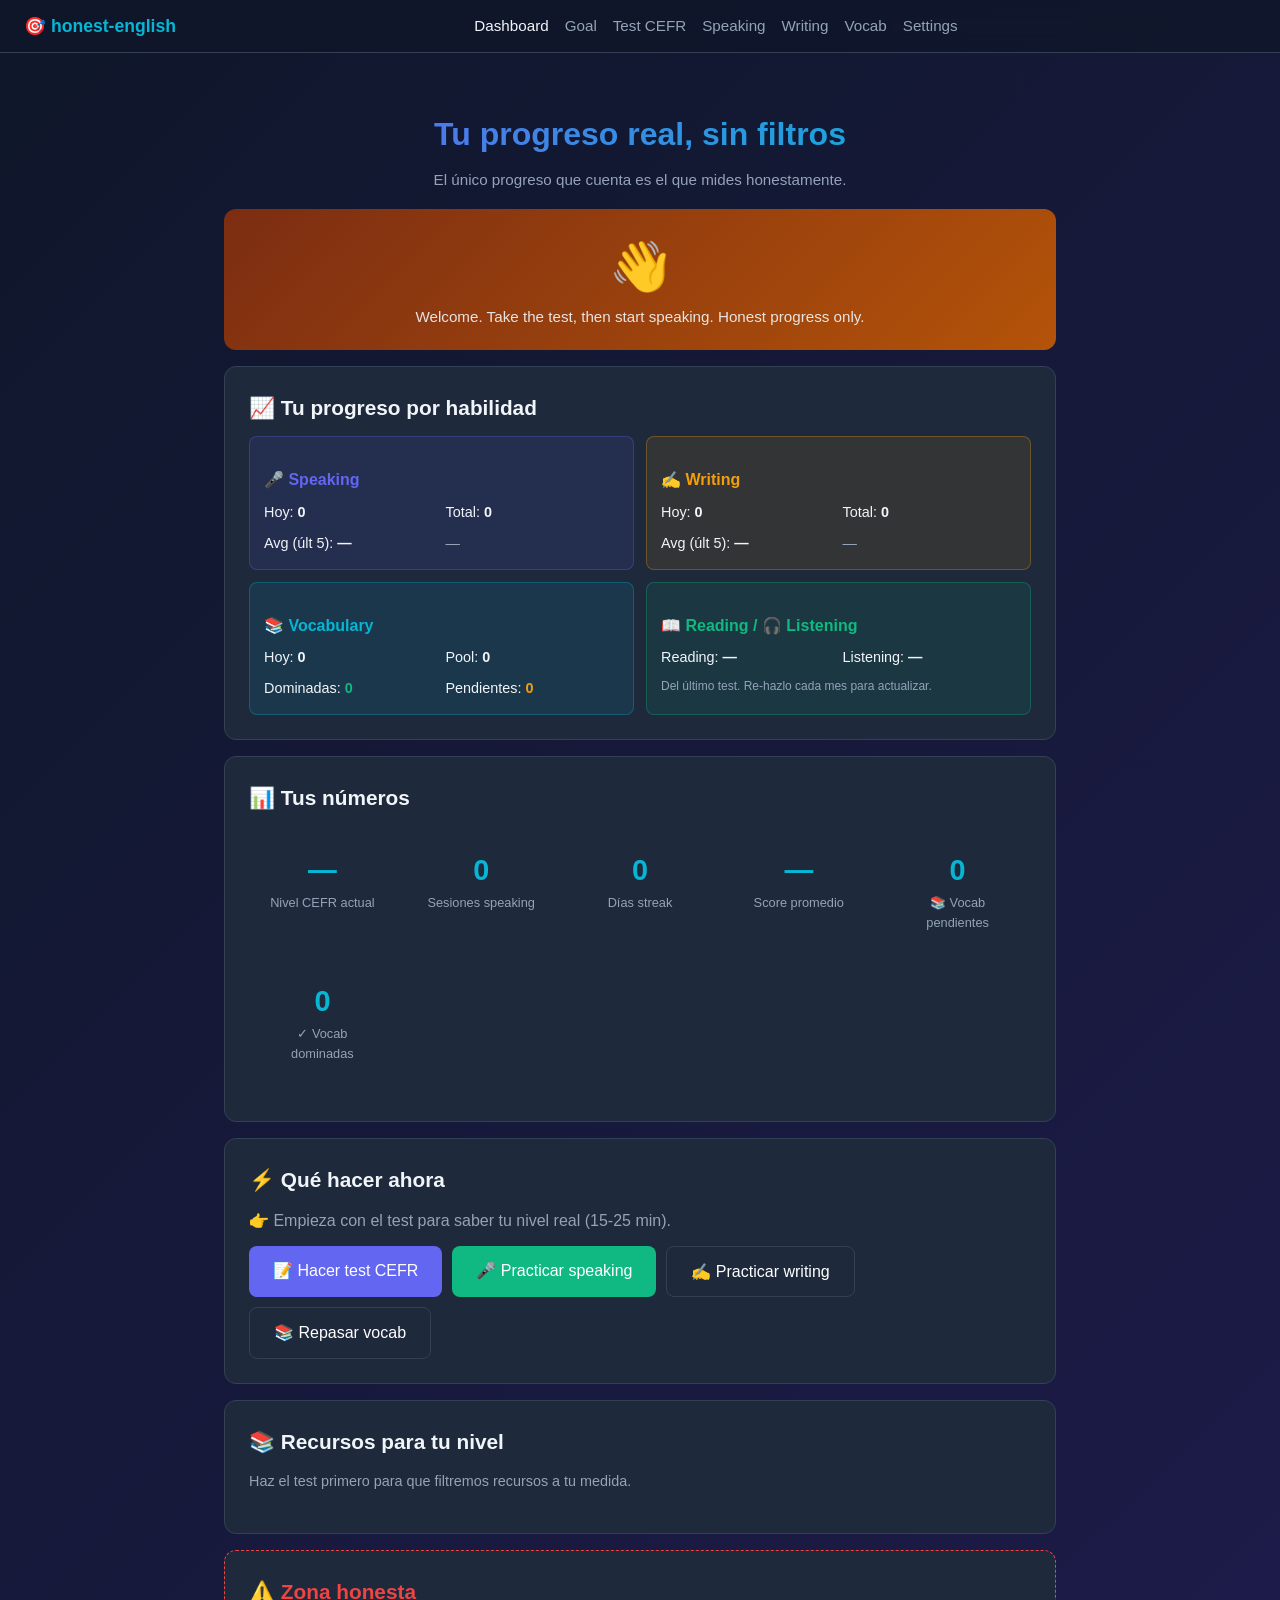
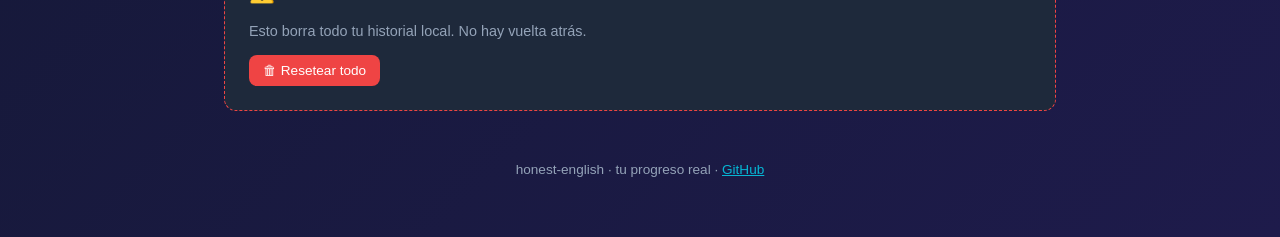
<file: index.html>
<!DOCTYPE html>
<html lang="es">
<head>
<meta charset="UTF-8">
<meta name="viewport" content="width=device-width, initial-scale=1.0">
<title>honest-english · Dashboard</title>
<link rel="stylesheet" href="styles.css">
</head>
<body>

<nav>
  <a class="brand" href="index.html">🎯 honest-english</a>
  <div class="links">
    <a href="index.html" class="active">Dashboard</a>
    <a href="goal.html">Goal</a>
    <a href="test.html">Test CEFR</a>
    <a href="speaking.html">Speaking</a>
    <a href="writing.html">Writing</a>
    <a href="vocab.html">Vocab</a>
    <a href="settings.html">Settings</a>
  </div>
  <div class="streak" id="nav-streak"></div>
</nav>

<div class="container">

<header>
  <h1>Tu progreso real, sin filtros</h1>
  <p class="subtitle">El único progreso que cuenta es el que mides honestamente.</p>
</header>

<!-- HONEST MESSAGE (the differentiator) -->
<div id="honest-msg" class="streak-card">
  <div class="num" id="msg-num">—</div>
  <div class="label" id="msg-label">cargando…</div>
</div>

<!-- TODAY'S PLAN — PROMINENT, FIRST -->
<div class="card hidden" id="goal-card" style="border-color: var(--accent); border-width: 2px;">
  <h2>🎯 META DE HOY</h2>
  <div id="goal-content"></div>
</div>

<!-- NO-GOAL PROMPT -->
<div class="card hidden" id="no-goal-card" style="border-color: var(--accent); border-style: dashed;">
  <h2>🎯 Aún no tienes meta</h2>
  <p style="color: var(--muted); margin-bottom: 12px;">Sin meta concreta, no hay plan. Fíjala en 1 minuto.</p>
  <a href="goal.html" class="btn">Fijar mi meta CEFR →</a>
</div>

<!-- POMODOROS SECTION -->
<div class="card hidden" id="pomo-section" style="border-color: rgba(245, 158, 11, 0.5);">
  <h2>🍅 Pomodoros</h2>
  <div id="pomo-progress" style="margin-bottom: 12px;"></div>
  <div class="summary-grid">
    <div class="stat-box"><div class="num" id="pomo-today">0</div><div class="lab">🍅 Hoy</div></div>
    <div class="stat-box"><div class="num" id="pomo-target">—</div><div class="lab">🎯 Meta diaria</div></div>
    <div class="stat-box"><div class="num" id="pomo-week">0</div><div class="lab">📅 Esta semana</div></div>
    <div class="stat-box"><div class="num" id="pomo-total">0</div><div class="lab">📊 Total histórico</div></div>
  </div>
  <p style="color: var(--muted); font-size: 0.85rem; margin-top: 12px;">
    💡 El widget 🍅 está disponible en Speaking, Writing y Vocab. Cuenta solo pomodoros completos (25 min sin pausar).
  </p>
</div>

<!-- PER-SKILL METRICS -->
<div class="card">
  <h2>📈 Tu progreso por habilidad</h2>
  <div id="skill-metrics"></div>
</div>

<!-- HISTORY -->
<div class="card hidden" id="history-card">
  <h2>📊 Histórico de tests</h2>
  <p style="color: var(--muted); font-size: 0.85rem; margin-bottom: 12px;">Cada vez que haces el test queda guardado. Repítelo cada 4-6 semanas para ver evolución real.</p>
  <div id="history-content"></div>
</div>

<!-- STATS (compact) -->
<div class="card">
  <h2>📊 Tus números</h2>
  <div class="summary-grid">
    <div class="stat-box">
      <div class="num" id="stat-level">—</div>
      <div class="lab">Nivel CEFR actual</div>
    </div>
    <div class="stat-box">
      <div class="num" id="stat-sessions">0</div>
      <div class="lab">Sesiones speaking</div>
    </div>
    <div class="stat-box">
      <div class="num" id="stat-streak">0</div>
      <div class="lab">Días streak</div>
    </div>
    <div class="stat-box">
      <div class="num" id="stat-avg">—</div>
      <div class="lab">Score promedio</div>
    </div>
    <div class="stat-box">
      <div class="num" id="stat-vocab">0</div>
      <div class="lab">📚 Vocab pendientes</div>
    </div>
    <div class="stat-box">
      <div class="num" id="stat-vocab-mastered">0</div>
      <div class="lab">✓ Vocab dominadas</div>
    </div>
  </div>
</div>

<!-- CALL TO ACTION -->
<div class="card">
  <h2>⚡ Qué hacer ahora</h2>
  <p style="color: var(--muted); margin-bottom: 12px;" id="cta-msg">Empieza con un test para saber tu nivel real.</p>
  <div style="display:flex; gap:10px; flex-wrap:wrap;">
    <a href="test.html" class="btn">📝 Hacer test CEFR</a>
    <a href="speaking.html" class="btn btn-success">🎤 Practicar speaking</a>
    <a href="writing.html" class="btn btn-secondary">✍️ Practicar writing</a>
    <a href="vocab.html" class="btn btn-secondary">📚 Repasar vocab</a>
  </div>
</div>

<!-- LATEST TEST RESULT -->
<div class="card hidden" id="last-test">
  <h2>📈 Último test</h2>
  <div id="last-test-content"></div>
  <a href="test.html" class="btn btn-secondary btn-small" style="margin-top:12px">Volver a hacer test</a>
</div>

<!-- RESOURCES FOR YOUR LEVEL -->
<div class="card">
  <h2>📚 Recursos para tu nivel</h2>
  <p style="color: var(--muted); margin-bottom: 16px; font-size: 0.9rem;" id="resources-intro">Haz el test primero para que filtremos recursos a tu medida.</p>
  <div id="resources-content"></div>
</div>

<!-- DANGER ZONE -->
<div class="card" style="border-color: var(--danger); border-style: dashed;">
  <h2 style="color: var(--danger);">⚠️ Zona honesta</h2>
  <p style="color: var(--muted); font-size: 0.9rem; margin-bottom: 12px;">Esto borra todo tu historial local. No hay vuelta atrás.</p>
  <button class="btn btn-danger btn-small" onclick="resetAll()">🗑 Resetear todo</button>
</div>

<footer>
  honest-english · tu progreso real · <a href="https://github.com/Gibson1987R/honest-english" target="_blank" style="color: var(--accent);">GitHub</a>
</footer>

</div>

<script src="js/tracker.js"></script>
<script src="js/resources.js"></script>
<script src="js/goal.js"></script>
<script>
async function initDashboard() {
  const data = Tracker.load();
  const level = Tracker.currentLevel();
  const streak = Tracker.speakingStreak();
  const sessions = Tracker.totalSpeakingSessions();
  const avgScore = Tracker.avgSpeakingScore();
  const msg = Tracker.honestMessage();
  const vocabStats = Tracker.vocabStats();

  // Honest message card
  const card = document.getElementById('honest-msg');
  card.classList.remove('ok', 'warning');
  if (msg.tone === 'ok') card.classList.add('ok');
  else if (msg.tone === 'warning') card.classList.add('warning');
  document.getElementById('msg-num').textContent =
    streak > 0 ? `🔥 ${streak}` : (sessions > 0 ? '⚠️' : '👋');
  document.getElementById('msg-label').textContent = msg.text;

  // Stats
  document.getElementById('stat-level').textContent = level || '—';
  document.getElementById('stat-sessions').textContent = sessions;
  document.getElementById('stat-streak').textContent = streak;
  document.getElementById('stat-avg').textContent = avgScore !== null ? `${avgScore}%` : '—';
  document.getElementById('stat-vocab').textContent = vocabStats.due;
  document.getElementById('stat-vocab-mastered').textContent = vocabStats.mastered;

  // Nav streak
  if (streak > 0) {
    document.getElementById('nav-streak').textContent = `🔥 ${streak} día${streak > 1 ? 's' : ''}`;
  }

  // Goal + Today's plan + Pomodoros
  const goal = Tracker.getGoal();
  if (goal && level) {
    document.getElementById('goal-card').classList.remove('hidden');
    document.getElementById('pomo-section').classList.remove('hidden');

    const plan = computePlan(level, goal.targetLevel, goal.targetDate);
    const daysLeft = Math.max(0, Math.ceil((new Date(goal.targetDate) - new Date()) / (1000*60*60*24)));
    const pomoTarget = Math.max(1, Math.round(plan.session.totalMinutes / 25));

    document.getElementById('goal-content').innerHTML = `
      <div style="background: var(--bg-2); padding: 16px; border-radius: 8px; margin-bottom: 16px;">
        <p style="margin-bottom: 8px;">
          <strong style="font-size: 1.1rem;">${level}</strong>
          <span style="color: var(--muted)">→</span>
          <strong style="color: var(--accent); font-size: 1.1rem;">${goal.targetLevel}</strong>
        </p>
        <p style="color: var(--muted); font-size: 0.9rem;">
          📅 <strong>${daysLeft}</strong> días (${plan.weeks} semanas) · ⏱ Requiere <strong>${plan.hoursPerWeek}h/semana</strong>
        </p>
        ${goal.motivation ? `<p style="color: var(--muted); font-size: 0.85rem; margin-top: 8px; font-style: italic;">💭 "${goal.motivation}"</p>` : ''}
      </div>

      <h3 style="color: var(--accent); margin-bottom: 12px;">📅 Hoy: ${plan.session.totalMinutes} minutos divididos así</h3>
      <div style="display:grid; grid-template-columns: repeat(auto-fit, minmax(140px, 1fr)); gap: 8px;">
        <a href="speaking.html" class="stat-box" style="text-decoration: none; background: rgba(99,102,241,0.15); border: 1px solid rgba(99,102,241,0.3);">
          <div class="num" style="color: var(--primary);">🎤 ${plan.session.speakingMinutes}'</div>
          <div class="lab">Speaking</div>
        </a>
        <a href="writing.html" class="stat-box" style="text-decoration: none; background: rgba(245,158,11,0.15); border: 1px solid rgba(245,158,11,0.3);">
          <div class="num" style="color: var(--warning);">✍️ ${plan.session.writingMinutes}'</div>
          <div class="lab">Writing</div>
        </a>
        <a href="vocab.html" class="stat-box" style="text-decoration: none; background: rgba(6,182,212,0.15); border: 1px solid rgba(6,182,212,0.3);">
          <div class="num" style="color: var(--accent);">📚 ${plan.recommendedVocabPerDay}</div>
          <div class="lab">Vocab cards (sostenible)</div>
        </a>
      </div>
    `;

    // Pomodoro section
    const pomoToday = Tracker.pomodorosToday();
    const pct = Math.min(100, Math.round((pomoToday / pomoTarget) * 100));
    document.getElementById('pomo-today').textContent = pomoToday;
    document.getElementById('pomo-target').textContent = pomoTarget;
    document.getElementById('pomo-week').textContent = Tracker.pomodorosThisWeek();
    document.getElementById('pomo-total').textContent = Tracker.totalPomodoros();
    document.getElementById('pomo-progress').innerHTML = `
      <div style="margin-bottom: 6px; font-size: 0.9rem;">
        Hoy: <strong>${pomoToday}/${pomoTarget}</strong> pomodoros ${pomoToday >= pomoTarget ? '✅' : ''}
      </div>
      <div class="progress" style="margin: 0;">
        <div class="progress-fill" style="width: ${pct}%; background: linear-gradient(90deg, #f59e0b, #fb923c);"></div>
      </div>
    `;
  } else if (level) {
    document.getElementById('no-goal-card').classList.remove('hidden');
  }

  // CTA logic
  const cta = document.getElementById('cta-msg');
  if (!level) {
    cta.textContent = '👉 Empieza con el test para saber tu nivel real (15-25 min).';
  } else if (sessions === 0) {
    cta.innerHTML = `Tu nivel es <strong>${level}</strong>. Lo que más necesitas: <strong>empezar a hablar HOY</strong>. Ve a speaking.`;
  } else if (Tracker.daysSinceLastSpeaking() > 2) {
    cta.innerHTML = `Llevas <strong>${Tracker.daysSinceLastSpeaking()} días</strong> sin practicar. Vuelve a speaking ahora.`;
  } else {
    cta.innerHTML = `Vas bien. Sigue con speaking diario. Vuelve a hacer el test cada 4-6 semanas para medir progreso real.`;
  }

  // Last test details
  if (data.testHistory.length) {
    const last = data.testHistory[data.testHistory.length - 1];
    document.getElementById('last-test').classList.remove('hidden');
    const skillsHtml = Object.entries(last.bySkill || {}).map(([skill, s]) => {
      const pct = s.total ? Math.round((s.correct/s.total) * 100) : 0;
      return `
        <div class="skill-bar">
          <div class="skill-bar-header"><span>${skill}</span><span>${s.correct}/${s.total} (${pct}%)</span></div>
          <div class="skill-bar-bg"><div class="skill-bar-fill" style="width:${pct}%"></div></div>
        </div>
      `;
    }).join('');
    document.getElementById('last-test-content').innerHTML = `
      <p style="color: var(--muted); margin-bottom: 12px;">Hace ${Tracker.daysSinceLastTest()} día(s) · ${last.correct}/${last.total} correctas · Nivel <strong style="color: var(--accent)">${last.cefr}</strong></p>
      ${skillsHtml}
    `;
  }

  // Resources filtered for level
  if (level) {
    document.getElementById('resources-intro').textContent = `Filtrados para nivel ${level}, ordenados por prioridad real para tu situación.`;
    try {
      const all = await loadResources();
      const filtered = filterResourcesForLevel(all, level);
      document.getElementById('resources-content').innerHTML = renderResourcesByCategory(filtered);
    } catch (e) {
      document.getElementById('resources-content').innerHTML = '<p style="color:var(--danger)">No se pudieron cargar los recursos (¿estás abriendo el archivo directo? Necesitas un servidor local: prueba con <code>python3 -m http.server</code>)</p>';
    }
  }

  // Per-skill metrics
  renderSkillMetrics(data, level);

  // History
  renderHistory(data);
}

function trendArrow(recentAvg, previousAvg) {
  if (recentAvg == null || previousAvg == null) return '<span style="color: var(--muted)">—</span>';
  const diff = recentAvg - previousAvg;
  if (Math.abs(diff) < 3) return '<span style="color: var(--muted)">→ estable</span>';
  if (diff > 0) return `<span style="color: var(--success)">⬆️ +${Math.round(diff)}%</span>`;
  return `<span style="color: var(--danger)">⬇️ ${Math.round(diff)}%</span>`;
}

function avgScores(arr, slice) {
  const subset = slice ? arr.slice(slice[0], slice[1]) : arr;
  if (!subset.length) return null;
  return subset.reduce((a, s) => a + (s.score || 0), 0) / subset.length;
}

function renderSkillMetrics(data, level) {
  const speaking = data.speakingHistory || [];
  const writing = data.writingHistory || [];
  const last = data.testHistory.length ? data.testHistory[data.testHistory.length - 1] : null;
  const vocabStats = Tracker.vocabStats();
  const vocabToday = Tracker.vocabReviewedToday();

  const speakAvgRecent = avgScores(speaking.slice(-5));
  const speakAvgPrev = speaking.length >= 6 ? avgScores(speaking.slice(-10, -5)) : null;
  const writeAvgRecent = avgScores(writing.slice(-5));
  const writeAvgPrev = writing.length >= 6 ? avgScores(writing.slice(-10, -5)) : null;

  const readingPct = last?.bySkill?.reading?.total ? Math.round(last.bySkill.reading.correct / last.bySkill.reading.total * 100) : null;
  const listeningPct = last?.bySkill?.listening?.total ? Math.round(last.bySkill.listening.correct / last.bySkill.listening.total * 100) : null;

  const speakingToday = Tracker.speakingSessionsToday();
  const writingToday = Tracker.writingSessionsToday();

  document.getElementById('skill-metrics').innerHTML = `
    <div style="display: grid; grid-template-columns: repeat(auto-fit, minmax(260px, 1fr)); gap: 12px;">

      <div style="background: rgba(99,102,241,0.10); border: 1px solid rgba(99,102,241,0.3); border-radius: 8px; padding: 14px;">
        <h3 style="color: var(--primary); font-size: 1rem; margin-bottom: 8px;">🎤 Speaking</h3>
        <div style="display: grid; grid-template-columns: 1fr 1fr; gap: 8px; font-size: 0.9rem;">
          <div>Hoy: <strong>${speakingToday}</strong></div>
          <div>Total: <strong>${speaking.length}</strong></div>
          <div>Avg (últ 5): <strong>${speakAvgRecent != null ? Math.round(speakAvgRecent) + '%' : '—'}</strong></div>
          <div>${trendArrow(speakAvgRecent, speakAvgPrev)}</div>
        </div>
      </div>

      <div style="background: rgba(245,158,11,0.10); border: 1px solid rgba(245,158,11,0.3); border-radius: 8px; padding: 14px;">
        <h3 style="color: var(--warning); font-size: 1rem; margin-bottom: 8px;">✍️ Writing</h3>
        <div style="display: grid; grid-template-columns: 1fr 1fr; gap: 8px; font-size: 0.9rem;">
          <div>Hoy: <strong>${writingToday}</strong></div>
          <div>Total: <strong>${writing.length}</strong></div>
          <div>Avg (últ 5): <strong>${writeAvgRecent != null ? Math.round(writeAvgRecent) + '%' : '—'}</strong></div>
          <div>${trendArrow(writeAvgRecent, writeAvgPrev)}</div>
        </div>
      </div>

      <div style="background: rgba(6,182,212,0.10); border: 1px solid rgba(6,182,212,0.3); border-radius: 8px; padding: 14px;">
        <h3 style="color: var(--accent); font-size: 1rem; margin-bottom: 8px;">📚 Vocabulary</h3>
        <div style="display: grid; grid-template-columns: 1fr 1fr; gap: 8px; font-size: 0.9rem;">
          <div>Hoy: <strong>${vocabToday}</strong></div>
          <div>Pool: <strong>${vocabStats.total}</strong></div>
          <div>Dominadas: <strong style="color: var(--success);">${vocabStats.mastered}</strong></div>
          <div>Pendientes: <strong style="color: var(--warning);">${vocabStats.due}</strong></div>
        </div>
      </div>

      <div style="background: rgba(16,185,129,0.10); border: 1px solid rgba(16,185,129,0.3); border-radius: 8px; padding: 14px;">
        <h3 style="color: var(--success); font-size: 1rem; margin-bottom: 8px;">📖 Reading / 🎧 Listening</h3>
        <div style="display: grid; grid-template-columns: 1fr 1fr; gap: 8px; font-size: 0.9rem;">
          <div>Reading: <strong>${readingPct != null ? readingPct + '%' : '—'}</strong></div>
          <div>Listening: <strong>${listeningPct != null ? listeningPct + '%' : '—'}</strong></div>
        </div>
        <p style="color: var(--muted); font-size: 0.75rem; margin-top: 8px;">Del último test. Re-hazlo cada mes para actualizar.</p>
      </div>

    </div>
  `;
}

function renderHistory(data) {
  const history = data.testHistory || [];
  if (history.length < 1) return;
  document.getElementById('history-card').classList.remove('hidden');
  const rows = history.slice().reverse().map(h => {
    const date = new Date(h.date).toLocaleDateString('es', { day: '2-digit', month: 'short', year: '2-digit' });
    const pct = Math.round((h.correct / h.total) * 100);
    return `
      <tr style="border-bottom: 1px solid var(--border);">
        <td style="padding: 8px; color: var(--muted);">${date}</td>
        <td style="padding: 8px;"><strong style="color: var(--accent);">${h.cefr}</strong></td>
        <td style="padding: 8px;">${h.correct}/${h.total} (${pct}%)</td>
        <td style="padding: 8px; font-size: 0.85rem; color: var(--muted);">
          ${h.bySkill ? Object.entries(h.bySkill).map(([s, v]) => v.total ? `${s.slice(0,3)}:${Math.round(v.correct/v.total*100)}%` : '').filter(Boolean).join(' · ') : ''}
        </td>
      </tr>
    `;
  }).join('');
  document.getElementById('history-content').innerHTML = `
    <div style="overflow-x: auto;">
      <table style="width: 100%; border-collapse: collapse; font-size: 0.9rem;">
        <thead>
          <tr style="border-bottom: 2px solid var(--border); text-align: left; color: var(--muted); font-size: 0.8rem;">
            <th style="padding: 8px;">FECHA</th>
            <th style="padding: 8px;">NIVEL</th>
            <th style="padding: 8px;">SCORE</th>
            <th style="padding: 8px;">POR HABILIDAD</th>
          </tr>
        </thead>
        <tbody>${rows}</tbody>
      </table>
    </div>
    ${history.length > 1 ? `
      <p style="color: var(--muted); font-size: 0.85rem; margin-top: 12px;">
        ${history[history.length-1].cefr === history[0].cefr
          ? `📊 Tu nivel se ha mantenido en <strong>${history[0].cefr}</strong>. ${history.length > 2 ? 'Sigue trabajando o ajusta la estrategia.' : 'Necesitas más datos.'}`
          : `📈 Has progresado de <strong>${history[0].cefr}</strong> a <strong>${history[history.length-1].cefr}</strong>. Excelente.`
        }
      </p>
    ` : ''}
  `;
}

function resetAll() {
  if (!confirm('¿Borrar TODO el historial? No hay forma de recuperarlo.')) return;
  Tracker.reset();
  location.reload();
}

initDashboard();
</script>
</body>
</html>
</file>
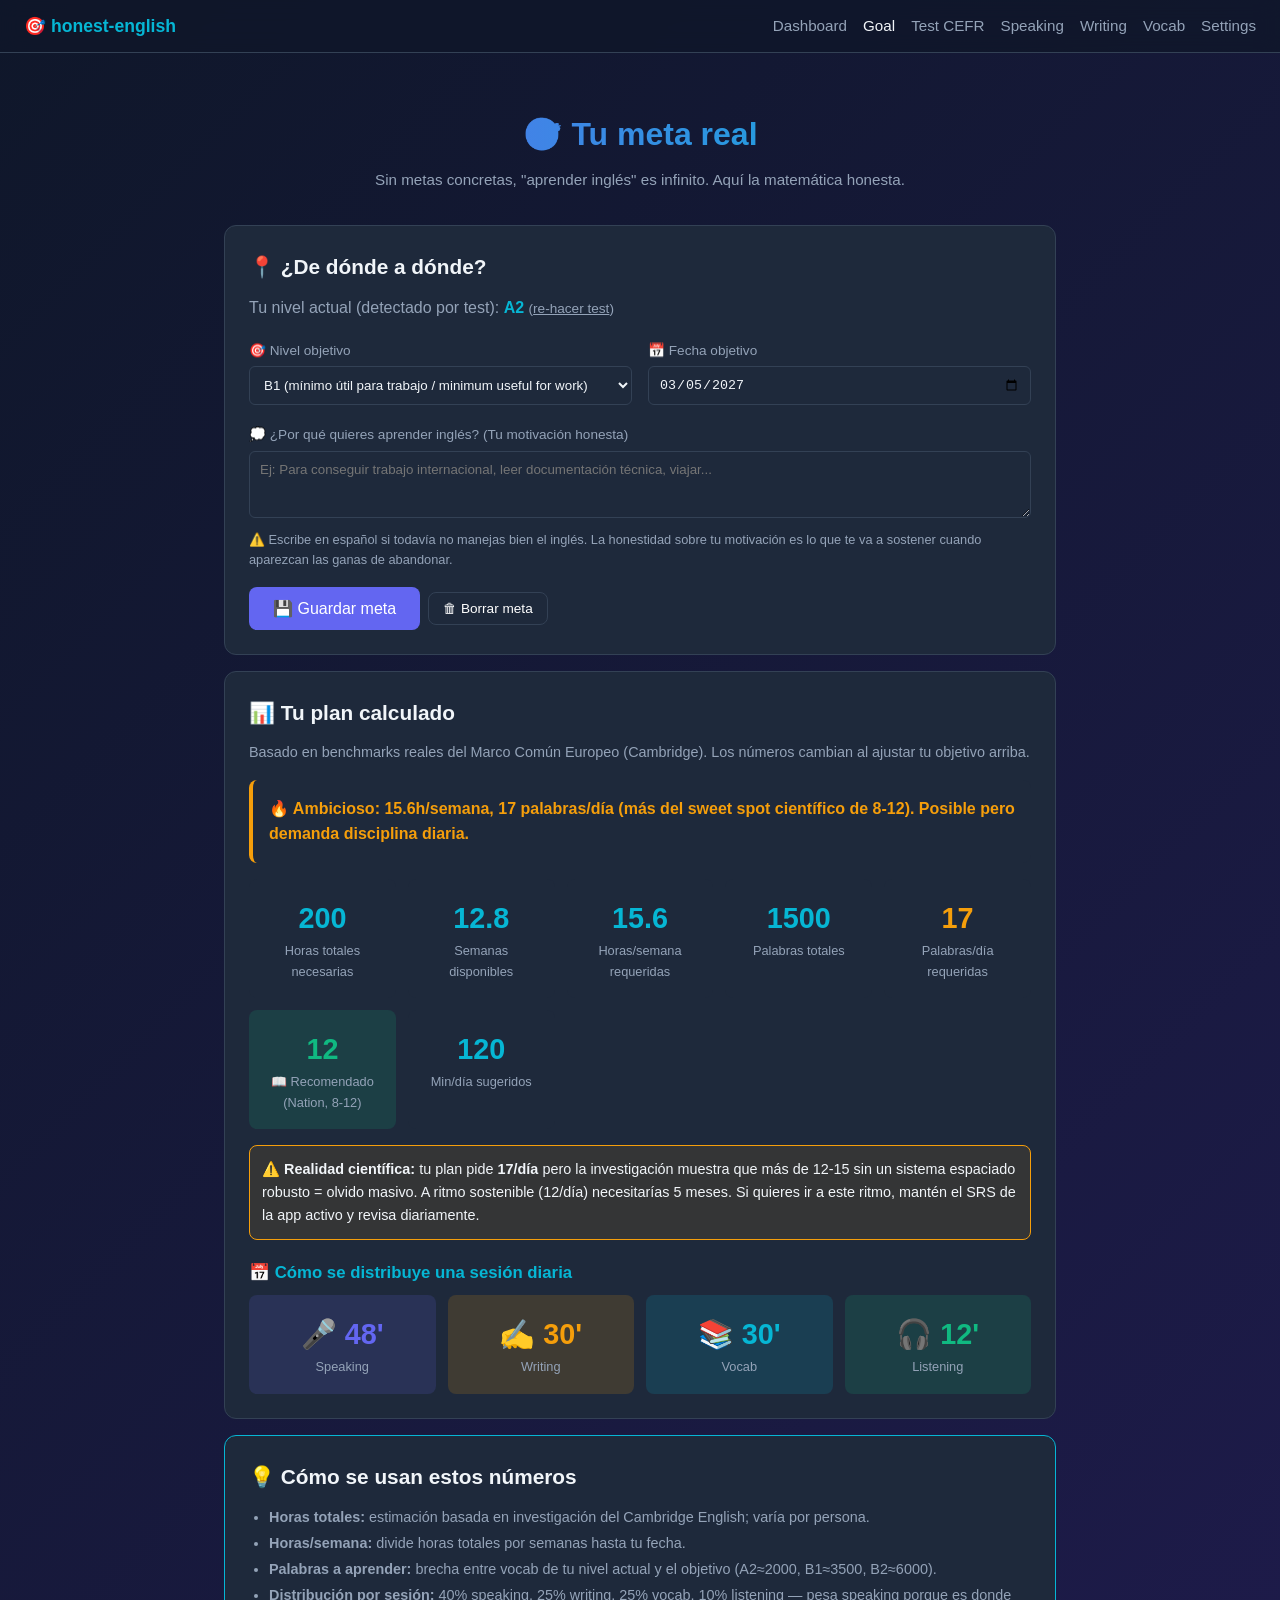
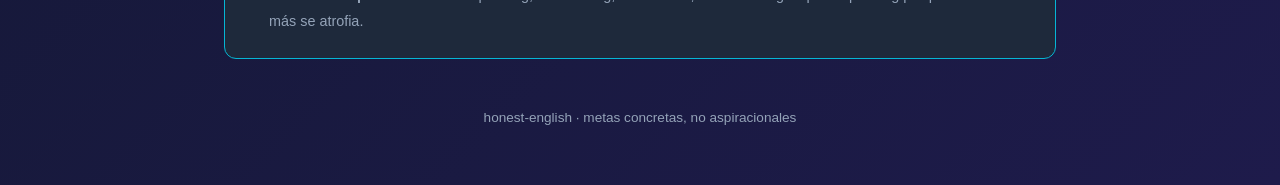
<file: goal.html>
<!DOCTYPE html>
<html lang="es">
<head>
<meta charset="UTF-8">
<meta name="viewport" content="width=device-width, initial-scale=1.0">
<title>honest-english · Goal & Plan</title>
<link rel="stylesheet" href="styles.css">
</head>
<body class="lang-es">

<nav>
  <a class="brand" href="index.html">🎯 honest-english</a>
  <div class="links">
    <a href="index.html">Dashboard</a>
    <a href="goal.html" class="active">Goal</a>
    <a href="test.html">Test CEFR</a>
    <a href="speaking.html">Speaking</a>
    <a href="writing.html">Writing</a>
    <a href="vocab.html">Vocab</a>
    <a href="settings.html">Settings</a>
  </div>
</nav>

<div class="container">

<header>
  <h1>
    <span class="i18n-es">🎯 Tu meta real</span>
    <span class="i18n-en">🎯 Your real goal</span>
  </h1>
  <p class="subtitle">
    <span class="i18n-es">Sin metas concretas, "aprender inglés" es infinito. Aquí la matemática honesta.</span>
    <span class="i18n-en">Without concrete goals, "learn English" is infinite. Here's the honest math.</span>
  </p>
</header>

<div class="card">
  <h2>
    <span class="i18n-es">📍 ¿De dónde a dónde?</span>
    <span class="i18n-en">📍 From where to where?</span>
  </h2>
  <p style="color: var(--muted); margin-bottom: 16px;">
    <span class="i18n-es">Tu nivel actual (detectado por test):</span>
    <span class="i18n-en">Your current level (detected by test):</span>
    <strong id="current-level" style="color: var(--accent);">—</strong>
    <span style="font-size: 0.85rem;">(<a href="test.html" style="color: var(--muted);"><span class="i18n-es">re-hacer test</span><span class="i18n-en">re-take test</span></a>)</span>
  </p>

  <div style="display: grid; grid-template-columns: 1fr 1fr; gap: 16px; margin-bottom: 16px;">
    <div>
      <label style="color: var(--muted); font-size: 0.85rem;">
        <span class="i18n-es">🎯 Nivel objetivo</span>
        <span class="i18n-en">🎯 Target level</span>
      </label>
      <select id="target-level-select" style="width:100%; padding:10px; background:var(--bg-2); color:var(--text); border:1px solid var(--border); border-radius:6px; margin-top: 4px;">
        <option value="A1">A1</option>
        <option value="A2">A2</option>
        <option value="B1">B1 (mínimo útil para trabajo / minimum useful for work)</option>
        <option value="B2">B2 (umbral profesional / professional threshold)</option>
        <option value="C1">C1 (avanzado / advanced)</option>
        <option value="C2">C2 (maestría / mastery)</option>
      </select>
    </div>
    <div>
      <label style="color: var(--muted); font-size: 0.85rem;">
        <span class="i18n-es">📅 Fecha objetivo</span>
        <span class="i18n-en">📅 Target date</span>
      </label>
      <input type="date" id="target-date" style="width:100%; padding:10px; background:var(--bg-2); color:var(--text); border:1px solid var(--border); border-radius:6px; margin-top: 4px;">
    </div>
  </div>

  <div style="margin-bottom: 16px;">
    <label style="color: var(--muted); font-size: 0.85rem;">
      <span class="i18n-es">💭 ¿Por qué quieres aprender inglés? (Tu motivación honesta)</span>
      <span class="i18n-en">💭 Why do you want to learn English? (Your honest motivation)</span>
    </label>
    <textarea id="motivation" rows="3" placeholder="Ej: Para conseguir trabajo internacional, leer documentación técnica, viajar..." style="width:100%; padding:10px; background:var(--bg-2); color:var(--text); border:1px solid var(--border); border-radius:6px; margin-top: 4px; font-family: inherit;"></textarea>
    <p style="color: var(--muted); font-size: 0.8rem; margin-top: 4px;">
      <span class="i18n-es">⚠️ Escribe en español si todavía no manejas bien el inglés. La honestidad sobre tu motivación es lo que te va a sostener cuando aparezcan las ganas de abandonar.</span>
      <span class="i18n-en">⚠️ Honesty about your motivation is what'll sustain you when you feel like quitting.</span>
    </p>
  </div>

  <div style="display: flex; gap: 8px; align-items: center;">
    <button class="btn" onclick="saveGoal()">
      <span class="i18n-es">💾 Guardar meta</span>
      <span class="i18n-en">💾 Save goal</span>
    </button>
    <button class="btn btn-secondary btn-small" onclick="clearGoal()">
      <span class="i18n-es">🗑 Borrar meta</span>
      <span class="i18n-en">🗑 Clear goal</span>
    </button>
    <span id="save-status" style="color: var(--success);"></span>
  </div>
</div>

<div class="card">
  <h2>
    <span class="i18n-es">📊 Tu plan calculado</span>
    <span class="i18n-en">📊 Your computed plan</span>
  </h2>
  <p style="color: var(--muted); font-size: 0.9rem; margin-bottom: 16px;">
    <span class="i18n-es">Basado en benchmarks reales del Marco Común Europeo (Cambridge). Los números cambian al ajustar tu objetivo arriba.</span>
    <span class="i18n-en">Based on real Cambridge CEFR benchmarks. Numbers update as you adjust the goal above.</span>
  </p>
  <div id="plan-output"></div>
</div>

<div class="card" style="border-color: var(--accent);">
  <h2>
    <span class="i18n-es">💡 Cómo se usan estos números</span>
    <span class="i18n-en">💡 How to use these numbers</span>
  </h2>
  <ul style="margin-left: 20px; color: var(--muted); font-size: 0.9rem; line-height: 1.8;">
    <li>
      <strong><span class="i18n-es">Horas totales:</span><span class="i18n-en">Total hours:</span></strong>
      <span class="i18n-es">estimación basada en investigación del Cambridge English; varía por persona.</span>
      <span class="i18n-en">Cambridge English research estimate; varies per person.</span>
    </li>
    <li>
      <strong><span class="i18n-es">Horas/semana:</span><span class="i18n-en">Hours/week:</span></strong>
      <span class="i18n-es">divide horas totales por semanas hasta tu fecha.</span>
      <span class="i18n-en">total hours divided by weeks remaining.</span>
    </li>
    <li>
      <strong><span class="i18n-es">Palabras a aprender:</span><span class="i18n-en">Words to learn:</span></strong>
      <span class="i18n-es">brecha entre vocab de tu nivel actual y el objetivo (A2≈2000, B1≈3500, B2≈6000).</span>
      <span class="i18n-en">gap between current and target level vocab (A2≈2000, B1≈3500, B2≈6000).</span>
    </li>
    <li>
      <strong><span class="i18n-es">Distribución por sesión:</span><span class="i18n-en">Session split:</span></strong>
      <span class="i18n-es">40% speaking, 25% writing, 25% vocab, 10% listening — pesa speaking porque es donde más se atrofia.</span>
      <span class="i18n-en">40% speaking, 25% writing, 25% vocab, 10% listening — speaking is weighted because it's the muscle that atrophies fastest.</span>
    </li>
  </ul>
</div>

<footer>
  honest-english · metas concretas, no aspiracionales
</footer>

</div>

<script src="js/tracker.js"></script>
<script src="js/goal.js"></script>
</body>
</html>
</file>
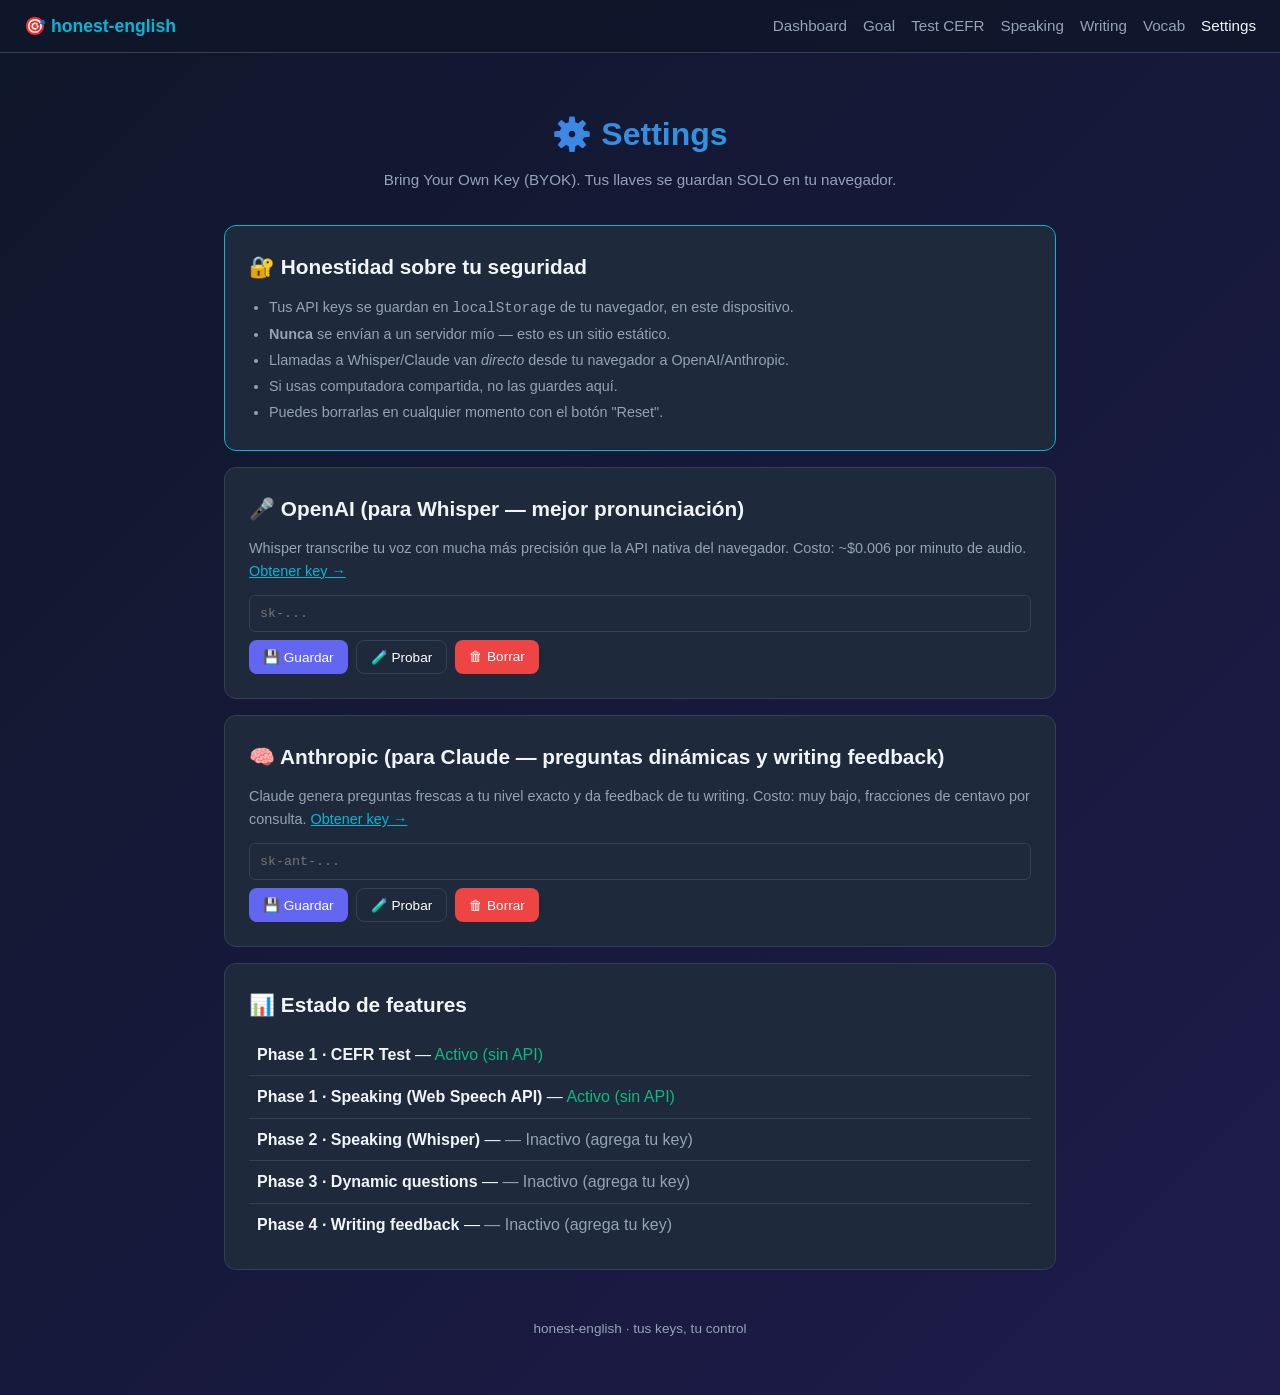
<file: settings.html>
<!DOCTYPE html>
<html lang="es">
<head>
<meta charset="UTF-8">
<meta name="viewport" content="width=device-width, initial-scale=1.0">
<title>honest-english · Settings</title>
<link rel="stylesheet" href="styles.css">
</head>
<body>

<nav>
  <a class="brand" href="index.html">🎯 honest-english</a>
  <div class="links">
    <a href="index.html">Dashboard</a>
    <a href="goal.html">Goal</a>
    <a href="test.html">Test CEFR</a>
    <a href="speaking.html">Speaking</a>
    <a href="writing.html">Writing</a>
    <a href="vocab.html">Vocab</a>
    <a href="settings.html" class="active">Settings</a>
  </div>
</nav>

<div class="container">

<header>
  <h1>⚙️ Settings</h1>
  <p class="subtitle">Bring Your Own Key (BYOK). Tus llaves se guardan SOLO en tu navegador.</p>
</header>

<div class="card" style="border-color: var(--accent);">
  <h2>🔐 Honestidad sobre tu seguridad</h2>
  <ul style="margin-left: 20px; color: var(--muted); font-size: 0.9rem; line-height: 1.8;">
    <li>Tus API keys se guardan en <code>localStorage</code> de tu navegador, en este dispositivo.</li>
    <li><strong>Nunca</strong> se envían a un servidor mío — esto es un sitio estático.</li>
    <li>Llamadas a Whisper/Claude van <em>directo</em> desde tu navegador a OpenAI/Anthropic.</li>
    <li>Si usas computadora compartida, no las guardes aquí.</li>
    <li>Puedes borrarlas en cualquier momento con el botón "Reset".</li>
  </ul>
</div>

<div class="card">
  <h2>🎤 OpenAI (para Whisper — mejor pronunciación)</h2>
  <p style="color: var(--muted); margin-bottom: 12px; font-size: 0.9rem;">
    Whisper transcribe tu voz con mucha más precisión que la API nativa del navegador.
    Costo: ~$0.006 por minuto de audio. <a href="https://platform.openai.com/api-keys" target="_blank" style="color: var(--accent);">Obtener key →</a>
  </p>
  <input type="password" id="openai-key" placeholder="sk-..."
    style="width:100%; padding:10px; background:var(--bg-2); border:1px solid var(--border); border-radius:6px; color:var(--text); font-family:monospace;">
  <div style="margin-top: 8px; display: flex; gap: 8px; flex-wrap: wrap;">
    <button class="btn btn-small" onclick="saveOpenAI()">💾 Guardar</button>
    <button class="btn btn-secondary btn-small" onclick="testOpenAI()">🧪 Probar</button>
    <button class="btn btn-danger btn-small" onclick="clearOpenAI()">🗑 Borrar</button>
    <span id="openai-status" style="margin-left: 8px; align-self: center; color: var(--muted); font-size: 0.85rem;"></span>
  </div>
</div>

<div class="card">
  <h2>🧠 Anthropic (para Claude — preguntas dinámicas y writing feedback)</h2>
  <p style="color: var(--muted); margin-bottom: 12px; font-size: 0.9rem;">
    Claude genera preguntas frescas a tu nivel exacto y da feedback de tu writing.
    Costo: muy bajo, fracciones de centavo por consulta. <a href="https://console.anthropic.com/" target="_blank" style="color: var(--accent);">Obtener key →</a>
  </p>
  <input type="password" id="anthropic-key" placeholder="sk-ant-..."
    style="width:100%; padding:10px; background:var(--bg-2); border:1px solid var(--border); border-radius:6px; color:var(--text); font-family:monospace;">
  <div style="margin-top: 8px; display: flex; gap: 8px; flex-wrap: wrap;">
    <button class="btn btn-small" onclick="saveAnthropic()">💾 Guardar</button>
    <button class="btn btn-secondary btn-small" onclick="testAnthropic()">🧪 Probar</button>
    <button class="btn btn-danger btn-small" onclick="clearAnthropic()">🗑 Borrar</button>
    <span id="anthropic-status" style="margin-left: 8px; align-self: center; color: var(--muted); font-size: 0.85rem;"></span>
  </div>
</div>

<div class="card">
  <h2>📊 Estado de features</h2>
  <ul style="list-style:none; padding:0;">
    <li style="padding: 8px; border-bottom: 1px solid var(--border);">
      <strong>Phase 1 · CEFR Test</strong> — <span style="color: var(--success);">Activo (sin API)</span>
    </li>
    <li style="padding: 8px; border-bottom: 1px solid var(--border);">
      <strong>Phase 1 · Speaking (Web Speech API)</strong> — <span style="color: var(--success);">Activo (sin API)</span>
    </li>
    <li style="padding: 8px; border-bottom: 1px solid var(--border);">
      <strong>Phase 2 · Speaking (Whisper)</strong> — <span id="status-whisper" class="status-tag"></span>
    </li>
    <li style="padding: 8px; border-bottom: 1px solid var(--border);">
      <strong>Phase 3 · Dynamic questions</strong> — <span id="status-dynq" class="status-tag"></span>
    </li>
    <li style="padding: 8px;">
      <strong>Phase 4 · Writing feedback</strong> — <span id="status-writing" class="status-tag"></span>
    </li>
  </ul>
</div>

<footer>
  honest-english · tus keys, tu control
</footer>

</div>

<script src="js/api.js"></script>
<script>
function loadInputs() {
  const keys = ApiKeys.load();
  if (keys.openai) document.getElementById('openai-key').value = keys.openai;
  if (keys.anthropic) document.getElementById('anthropic-key').value = keys.anthropic;
  updateStatus();
}
function updateStatus() {
  const open = ApiKeys.hasOpenAI();
  const anth = ApiKeys.hasAnthropic();
  const tag = (active) => active
    ? '<span style="color: var(--success);">✓ Activo</span>'
    : '<span style="color: var(--muted);">— Inactivo (agrega tu key)</span>';
  document.getElementById('status-whisper').innerHTML = tag(open);
  document.getElementById('status-dynq').innerHTML = tag(anth);
  document.getElementById('status-writing').innerHTML = tag(anth);
}
function saveOpenAI() {
  const key = document.getElementById('openai-key').value.trim();
  const keys = ApiKeys.load();
  keys.openai = key;
  ApiKeys.save(keys);
  document.getElementById('openai-status').textContent = key ? '✓ Guardada' : '— Borrada';
  updateStatus();
}
function clearOpenAI() {
  document.getElementById('openai-key').value = '';
  saveOpenAI();
}
async function testOpenAI() {
  const key = document.getElementById('openai-key').value.trim();
  if (!key) { document.getElementById('openai-status').textContent = '❌ Sin key'; return; }
  document.getElementById('openai-status').textContent = '⏳ Probando...';
  try {
    const res = await fetch('https://api.openai.com/v1/models', {
      headers: { 'Authorization': `Bearer ${key}` }
    });
    if (res.ok) {
      document.getElementById('openai-status').textContent = '✅ Funciona';
    } else {
      document.getElementById('openai-status').textContent = `❌ Error ${res.status}`;
    }
  } catch (e) {
    document.getElementById('openai-status').textContent = `❌ ${e.message}`;
  }
}
function saveAnthropic() {
  const key = document.getElementById('anthropic-key').value.trim();
  const keys = ApiKeys.load();
  keys.anthropic = key;
  ApiKeys.save(keys);
  document.getElementById('anthropic-status').textContent = key ? '✓ Guardada' : '— Borrada';
  updateStatus();
}
function clearAnthropic() {
  document.getElementById('anthropic-key').value = '';
  saveAnthropic();
}
async function testAnthropic() {
  const key = document.getElementById('anthropic-key').value.trim();
  if (!key) { document.getElementById('anthropic-status').textContent = '❌ Sin key'; return; }
  document.getElementById('anthropic-status').textContent = '⏳ Probando...';
  try {
    const res = await fetch('https://api.anthropic.com/v1/messages', {
      method: 'POST',
      headers: {
        'Content-Type': 'application/json',
        'x-api-key': key,
        'anthropic-version': '2023-06-01',
        'anthropic-dangerous-direct-browser-access': 'true'
      },
      body: JSON.stringify({
        model: 'claude-haiku-4-5-20251001',
        max_tokens: 10,
        messages: [{ role: 'user', content: 'Hi' }]
      })
    });
    if (res.ok) {
      document.getElementById('anthropic-status').textContent = '✅ Funciona';
    } else {
      const err = await res.text();
      document.getElementById('anthropic-status').textContent = `❌ Error ${res.status}: ${err.slice(0, 80)}`;
    }
  } catch (e) {
    document.getElementById('anthropic-status').textContent = `❌ ${e.message}`;
  }
}
loadInputs();
</script>
</body>
</html>
</file>
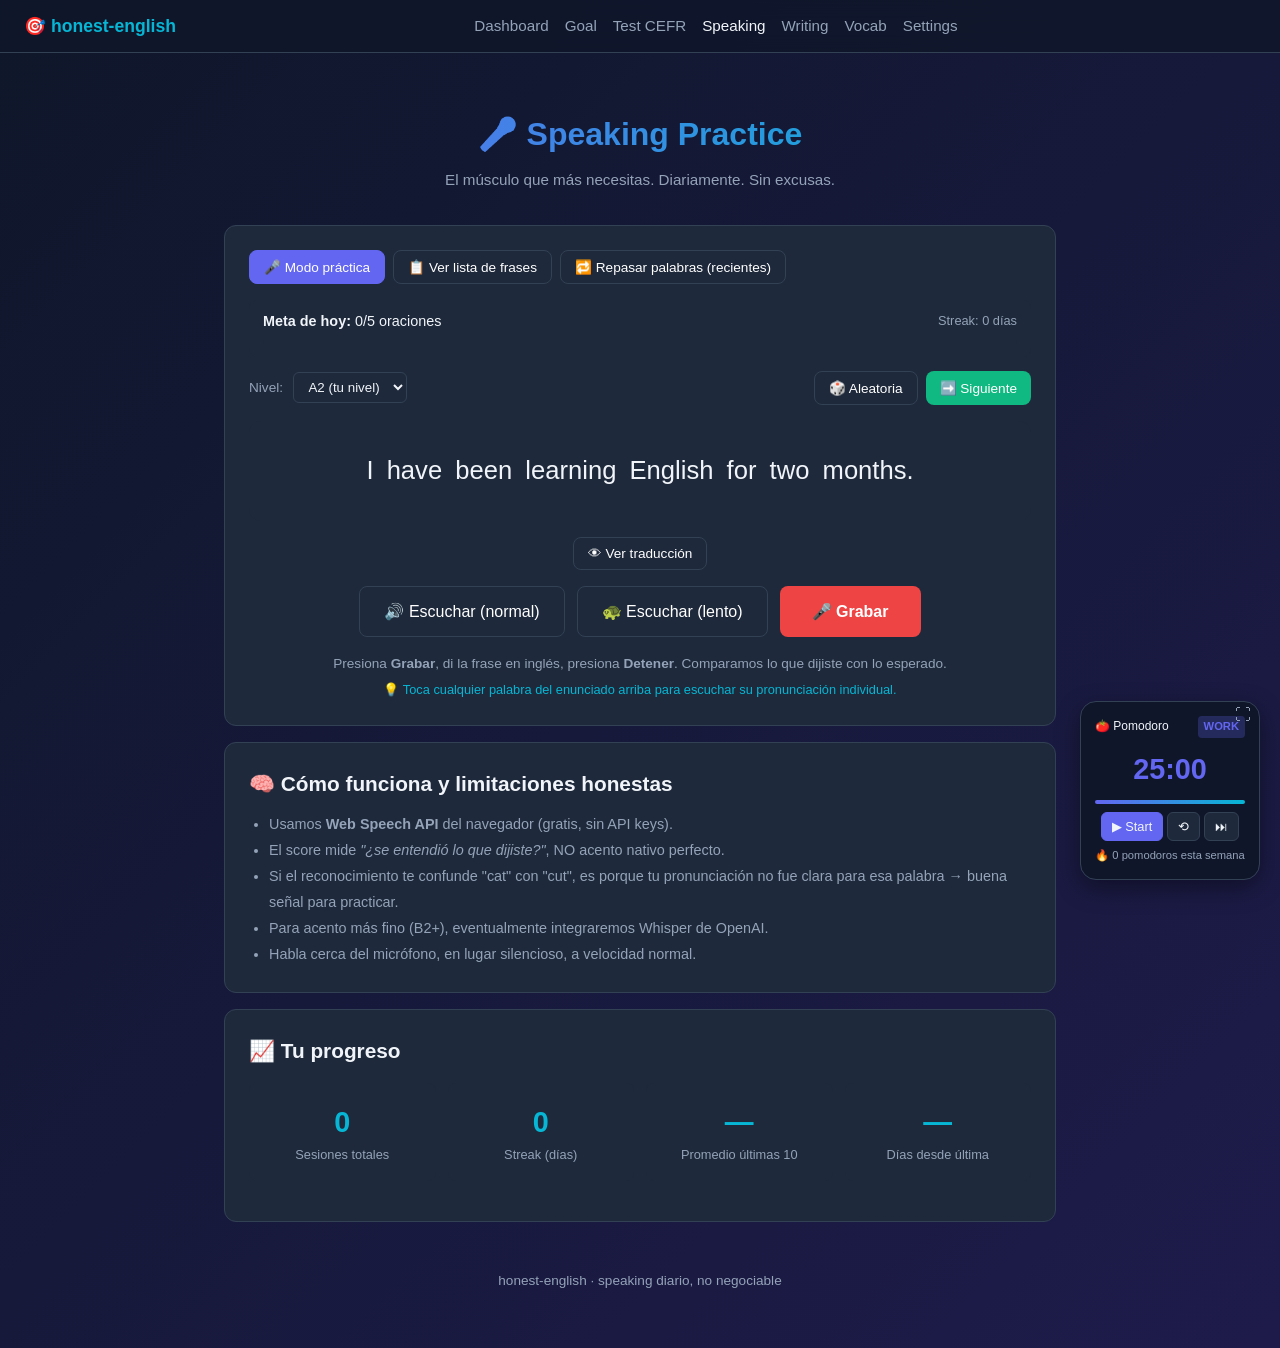
<file: speaking.html>
<!DOCTYPE html>
<html lang="es">
<head>
<meta charset="UTF-8">
<meta name="viewport" content="width=device-width, initial-scale=1.0">
<title>honest-english · Speaking Practice</title>
<link rel="stylesheet" href="styles.css">
</head>
<body>

<nav>
  <a class="brand" href="index.html">🎯 honest-english</a>
  <div class="links">
    <a href="index.html">Dashboard</a>
    <a href="goal.html">Goal</a>
    <a href="test.html">Test CEFR</a>
    <a href="speaking.html" class="active">Speaking</a>
    <a href="writing.html">Writing</a>
    <a href="vocab.html">Vocab</a>
    <a href="settings.html">Settings</a>
  </div>
  <div class="streak" id="nav-streak"></div>
</nav>

<div class="container">

<header>
  <h1>🎤 Speaking Practice</h1>
  <p class="subtitle">El músculo que más necesitas. Diariamente. Sin excusas.</p>
</header>

<div class="card hidden" id="no-mic-warning" style="border-color: var(--danger);">
  <h2 style="color: var(--danger);">⚠️ Tu navegador no soporta Speech Recognition</h2>
  <p style="margin-bottom: 12px;">Usa <strong>Chrome</strong> (recomendado) o <strong>Safari</strong> en Mac. Firefox no lo soporta.</p>
  <p style="color: var(--muted); font-size: 0.9rem;">Si estás usando Chrome y aún no funciona, asegúrate de estar en HTTPS o en localhost.</p>
</div>

<div class="card">
  <div style="display: flex; gap: 8px; margin-bottom: 16px; flex-wrap: wrap;">
    <button id="btn-mode-practice" class="btn btn-secondary btn-small active-mode" onclick="setSpeakMode('practice')">🎤 Modo práctica</button>
    <button id="btn-mode-list" class="btn btn-secondary btn-small" onclick="setSpeakMode('list')">📋 Ver lista de frases</button>
    <button id="btn-mode-vocab" class="btn btn-secondary btn-small" onclick="setSpeakMode('vocab')">🔁 Repasar palabras (recientes)</button>
  </div>

  <div id="speak-list-area" class="hidden"></div>

  <div id="speak-practice-area">
  <div id="daily-goal-display" style="background: var(--bg-2); padding: 10px 14px; border-radius: 8px; margin-bottom: 14px;"></div>

  <div style="display:flex; justify-content:space-between; align-items:center; flex-wrap:wrap; gap:12px; margin-bottom: 16px;">
    <div>
      <label for="level-select" style="color:var(--muted); font-size: 0.85rem;">Nivel:</label>
      <select id="level-select" onchange="loadRandomPrompt()" style="background:var(--bg-2); color:var(--text); border:1px solid var(--border); padding:6px 10px; border-radius:6px; margin-left:6px;"></select>
    </div>
    <div style="display: flex; gap: 8px;">
      <button class="btn btn-secondary btn-small" onclick="loadRandomPrompt()">🎲 Aleatoria</button>
      <button class="btn btn-success btn-small" onclick="loadRandomPrompt()" title="Saltar a la siguiente">➡️ Siguiente</button>
    </div>
  </div>

  <label id="whisper-toggle-label" class="hidden" style="display:flex; align-items:center; gap:8px; margin-bottom:12px; color:var(--accent); font-size:0.9rem;">
    <input type="checkbox" id="whisper-toggle" checked>
    🤖 Usar Whisper (más preciso · requiere OpenAI key en <a href="settings.html" style="color:var(--accent);">Settings</a>)
  </label>

  <div class="speak-prompt" id="prompt-text">Loading...</div>

  <div style="text-align:center; margin-bottom: 16px;">
    <button class="btn btn-secondary btn-small" id="show-translation-btn" onclick="toggleTranslation()">👁 Ver traducción</button>
  </div>
  <div class="speak-translation hidden" id="prompt-translation"></div>

  <div class="speak-controls">
    <button class="btn btn-secondary" onclick="speakPrompt()">🔊 Escuchar (normal)</button>
    <button class="btn btn-secondary" onclick="speakSlow()">🐢 Escuchar (lento)</button>
    <button class="mic-btn" id="mic-btn" onclick="toggleRecording()">🎤 Grabar</button>
  </div>

  <p style="text-align:center; color: var(--muted); font-size: 0.85rem;">
    Presiona <strong>Grabar</strong>, di la frase en inglés, presiona <strong>Detener</strong>. Comparamos lo que dijiste con lo esperado.
  </p>
  <p style="text-align:center; color: var(--accent); font-size: 0.8rem; margin-top: 6px;">
    💡 Toca cualquier palabra del enunciado arriba para escuchar su pronunciación individual.
  </p>

  <div id="result-area" class="speak-result hidden"></div>
  </div><!-- /speak-practice-area -->
</div>

<div class="card">
  <h2>🧠 Cómo funciona y limitaciones honestas</h2>
  <ul style="margin-left: 20px; color: var(--muted); font-size: 0.9rem; line-height: 1.8;">
    <li>Usamos <strong>Web Speech API</strong> del navegador (gratis, sin API keys).</li>
    <li>El score mide <em>"¿se entendió lo que dijiste?"</em>, NO acento nativo perfecto.</li>
    <li>Si el reconocimiento te confunde "cat" con "cut", es porque tu pronunciación no fue clara para esa palabra → buena señal para practicar.</li>
    <li>Para acento más fino (B2+), eventualmente integraremos Whisper de OpenAI.</li>
    <li>Habla cerca del micrófono, en lugar silencioso, a velocidad normal.</li>
  </ul>
</div>

<div class="card">
  <h2>📈 Tu progreso</h2>
  <div class="summary-grid" id="speaking-stats"></div>
</div>

<footer>
  honest-english · speaking diario, no negociable
</footer>

</div>

<script src="js/tracker.js"></script>
<script src="js/api.js"></script>
<script src="js/speaking.js"></script>
<script src="js/pomodoro.js"></script>
<script>
// Render speaking-specific stats
window.addEventListener('load', () => {
  setTimeout(() => {
    const stats = document.getElementById('speaking-stats');
    if (!stats) return;
    const sessions = Tracker.totalSpeakingSessions();
    const streak = Tracker.speakingStreak();
    const avg = Tracker.avgSpeakingScore();
    const last = Tracker.daysSinceLastSpeaking();
    stats.innerHTML = `
      <div class="stat-box"><div class="num">${sessions}</div><div class="lab">Sesiones totales</div></div>
      <div class="stat-box"><div class="num">${streak}</div><div class="lab">Streak (días)</div></div>
      <div class="stat-box"><div class="num">${avg !== null ? avg + '%' : '—'}</div><div class="lab">Promedio últimas 10</div></div>
      <div class="stat-box"><div class="num">${last === Infinity ? '—' : last}</div><div class="lab">Días desde última</div></div>
    `;
  }, 100);
});
</script>
</body>
</html>
</file>
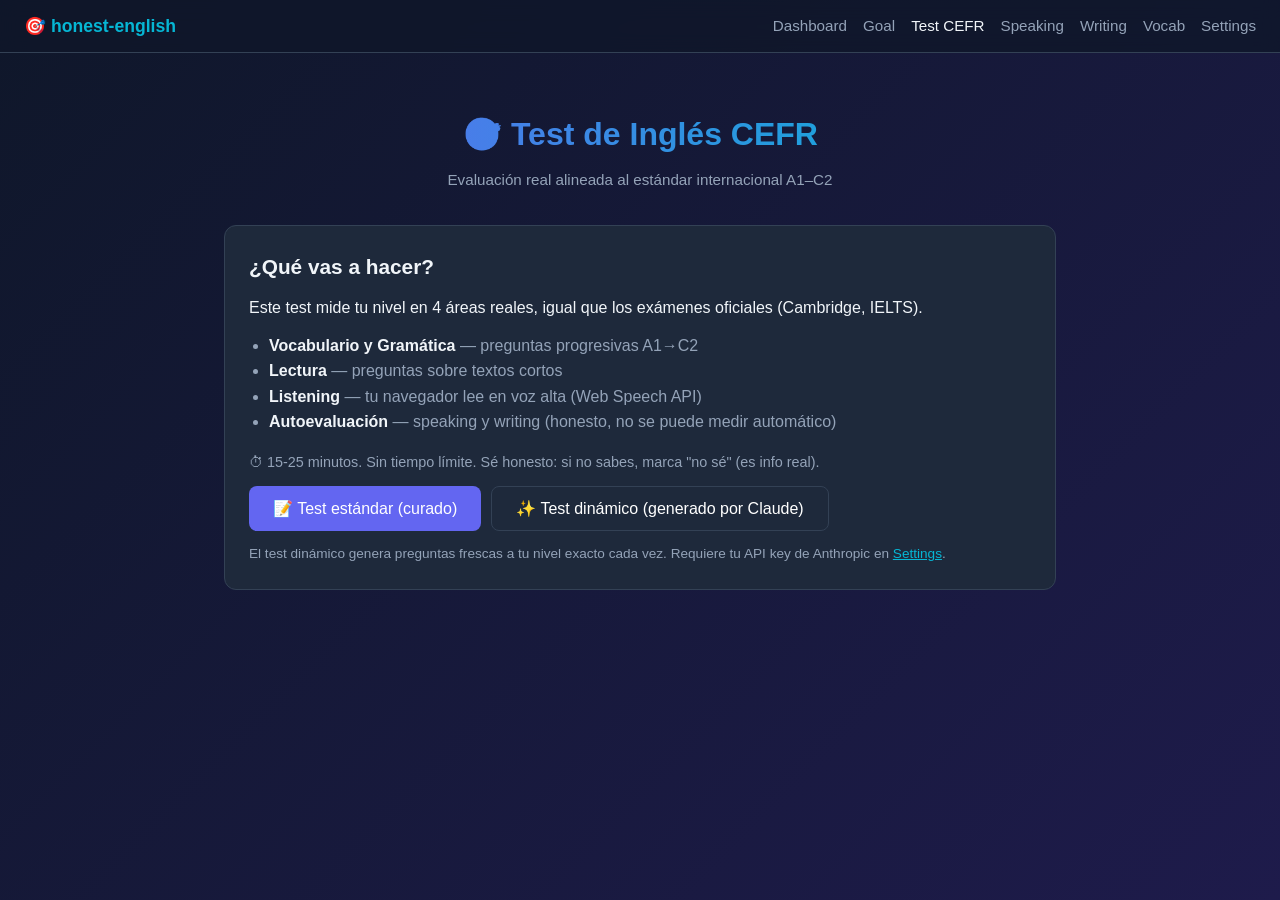
<file: test.html>
<!DOCTYPE html>
<html lang="es">
<head>
<meta charset="UTF-8">
<meta name="viewport" content="width=device-width, initial-scale=1.0">
<title>honest-english · Test CEFR</title>
<link rel="stylesheet" href="styles.css">
</head>
<body>

<nav>
  <a class="brand" href="index.html">🎯 honest-english</a>
  <div class="links">
    <a href="index.html">Dashboard</a>
    <a href="goal.html">Goal</a>
    <a href="test.html" class="active">Test CEFR</a>
    <a href="speaking.html">Speaking</a>
    <a href="writing.html">Writing</a>
    <a href="vocab.html">Vocab</a>
    <a href="settings.html">Settings</a>
  </div>
</nav>

<div class="container">

<header>
  <h1>🎯 Test de Inglés CEFR</h1>
  <p class="subtitle">Evaluación real alineada al estándar internacional A1–C2</p>
</header>

<div id="intro" class="card">
  <h2>¿Qué vas a hacer?</h2>
  <p style="margin-bottom:12px">Este test mide tu nivel en 4 áreas reales, igual que los exámenes oficiales (Cambridge, IELTS).</p>
  <ul style="margin-left: 20px; color: var(--muted); margin-bottom:16px">
    <li><strong style="color:var(--text)">Vocabulario y Gramática</strong> — preguntas progresivas A1→C2</li>
    <li><strong style="color:var(--text)">Lectura</strong> — preguntas sobre textos cortos</li>
    <li><strong style="color:var(--text)">Listening</strong> — tu navegador lee en voz alta (Web Speech API)</li>
    <li><strong style="color:var(--text)">Autoevaluación</strong> — speaking y writing (honesto, no se puede medir automático)</li>
  </ul>
  <p style="margin-bottom: 12px; color: var(--muted); font-size: 0.9rem;">⏱ 15-25 minutos. Sin tiempo límite. Sé honesto: si no sabes, marca "no sé" (es info real).</p>
  <div style="display:flex; gap:10px; flex-wrap:wrap;">
    <button class="btn" id="standard-btn" onclick="startTest()" disabled>📝 Cargando test...</button>
    <button class="btn btn-secondary" onclick="startDynamicTest()" id="dynamic-btn">✨ Test dinámico (generado por Claude)</button>
  </div>
  <p style="margin-top:12px; color: var(--muted); font-size: 0.85rem;">El test dinámico genera preguntas frescas a tu nivel exacto cada vez. Requiere tu API key de Anthropic en <a href="settings.html" style="color: var(--accent);">Settings</a>.</p>
</div>

<div id="test" class="card hidden">
  <div class="progress"><div class="progress-fill" id="progress-bar" style="width: 0%"></div></div>
  <div id="question-container"></div>
  <div class="nav-buttons">
    <button class="btn btn-secondary" id="prev-btn" onclick="prevQuestion()">← Anterior</button>
    <button class="btn" id="next-btn" onclick="nextQuestion()">Siguiente →</button>
  </div>
</div>

<div id="results" class="hidden">
  <div class="card">
    <div class="result-level">
      <div class="big" id="cefr-level">B1</div>
      <div class="label" id="cefr-label">Intermediate</div>
      <p style="margin-top:12px; color: var(--text);" id="cefr-summary"></p>
    </div>

    <h2>📊 Tu desempeño por área</h2>
    <div id="skill-bars"></div>

    <div class="summary-grid" id="stats-grid"></div>
  </div>

  <div class="card">
    <h2>🗺 Tu ruta hacia speaking fluido</h2>
    <div id="roadmap"></div>
  </div>

  <div class="card">
    <h2>📚 Recursos filtrados para tu nivel</h2>
    <div id="result-resources"></div>
  </div>

  <div class="card">
    <h2>📝 Revisar respuestas</h2>
    <button class="btn btn-secondary btn-small" onclick="toggleReview()">Mostrar/Ocultar revisión</button>
    <div id="review" class="hidden" style="margin-top:16px"></div>
  </div>

  <div class="card">
    <div style="display:flex; gap:10px; flex-wrap:wrap;">
      <a href="speaking.html" class="btn btn-success">🎤 Ir a practicar speaking</a>
      <button class="btn btn-secondary" onclick="restart()">🔄 Hacer test otra vez</button>
      <a href="index.html" class="btn btn-secondary">🏠 Dashboard</a>
    </div>
  </div>
</div>

</div>

<script src="js/tracker.js"></script>
<script src="js/api.js"></script>
<script src="js/results.js"></script>
<script src="js/resources.js"></script>
<script src="js/dynamic-questions.js"></script>
<script src="js/test.js"></script>
</body>
</html>
</file>
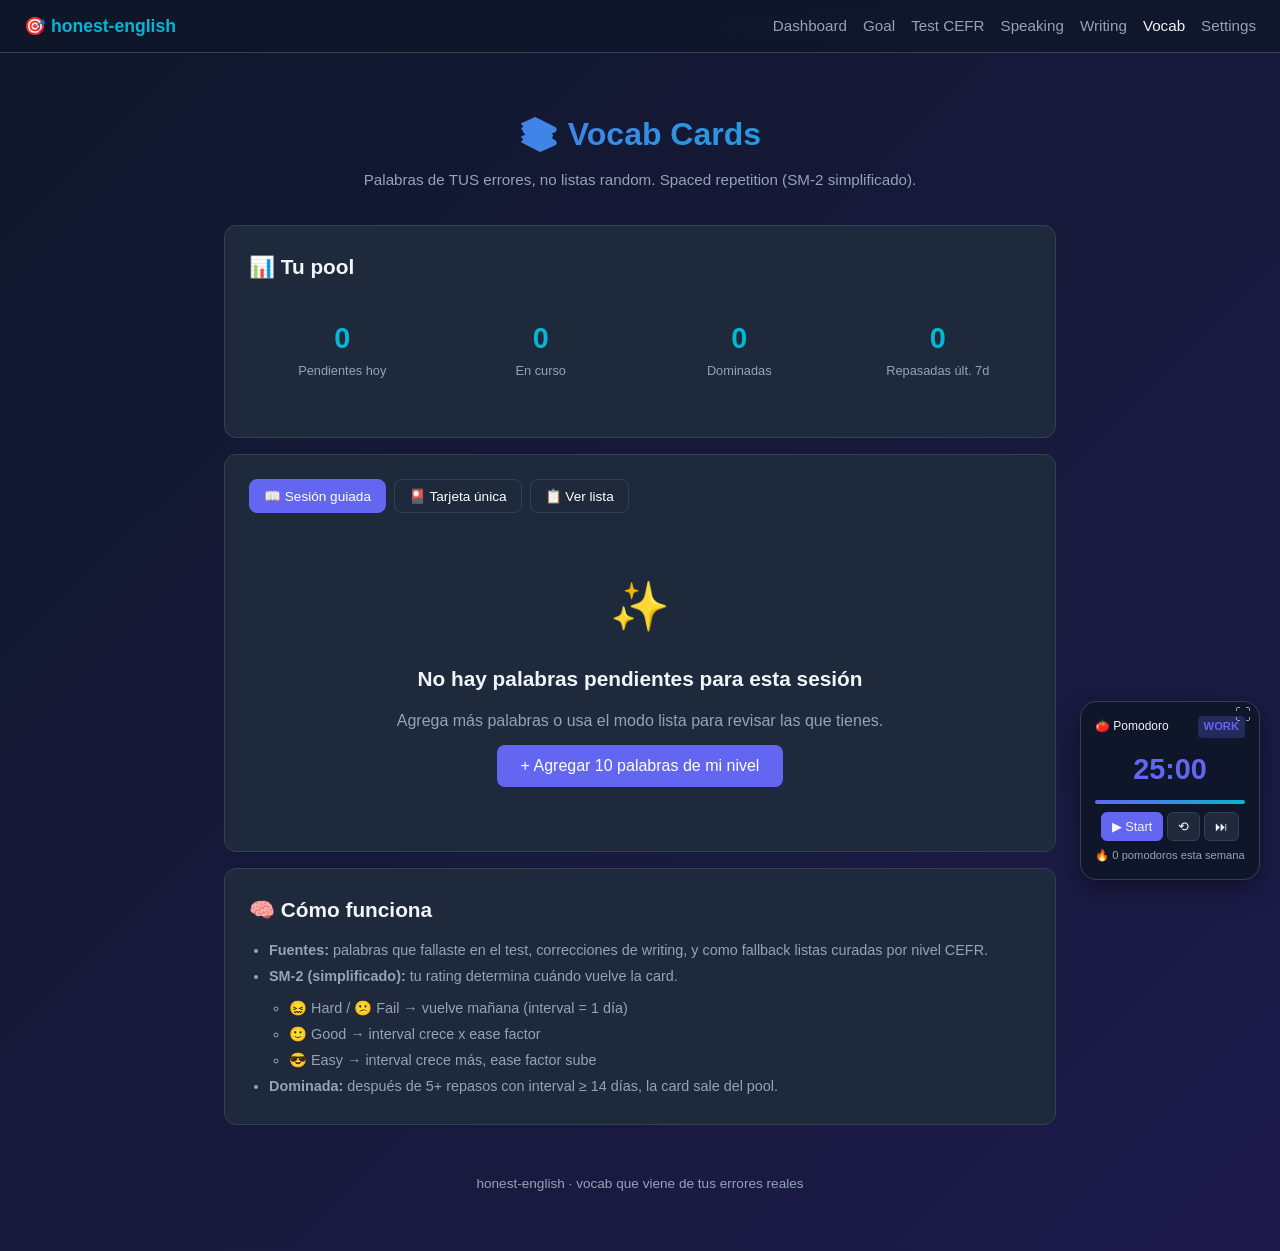
<file: vocab.html>
<!DOCTYPE html>
<html lang="es">
<head>
<meta charset="UTF-8">
<meta name="viewport" content="width=device-width, initial-scale=1.0">
<title>honest-english · Vocab Cards</title>
<link rel="stylesheet" href="styles.css">
</head>
<body>

<nav>
  <a class="brand" href="index.html">🎯 honest-english</a>
  <div class="links">
    <a href="index.html">Dashboard</a>
    <a href="goal.html">Goal</a>
    <a href="test.html">Test CEFR</a>
    <a href="speaking.html">Speaking</a>
    <a href="writing.html">Writing</a>
    <a href="vocab.html" class="active">Vocab</a>
    <a href="settings.html">Settings</a>
  </div>
</nav>

<div class="container">

<header>
  <h1>📚 Vocab Cards</h1>
  <p class="subtitle">Palabras de TUS errores, no listas random. Spaced repetition (SM-2 simplificado).</p>
</header>

<div class="card">
  <h2>📊 Tu pool</h2>
  <div class="summary-grid" id="stats"></div>
</div>

<div class="card">
  <div style="display: flex; gap: 8px; margin-bottom: 16px; flex-wrap: wrap;">
    <button id="btn-mode-session" class="btn btn-secondary btn-small active-mode" onclick="setMode('session')">📖 Sesión guiada</button>
    <button id="btn-mode-review" class="btn btn-secondary btn-small" onclick="setMode('review')">🎴 Tarjeta única</button>
    <button id="btn-mode-list" class="btn btn-secondary btn-small" onclick="setMode('list')">📋 Ver lista</button>
  </div>
  <div id="card-area" style="min-height: 280px;">
    <p style="text-align:center; color: var(--muted);">Cargando...</p>
  </div>
  <div id="list-area" class="hidden"></div>
</div>

<div class="card">
  <h2>🧠 Cómo funciona</h2>
  <ul style="margin-left: 20px; color: var(--muted); font-size: 0.9rem; line-height: 1.8;">
    <li><strong>Fuentes:</strong> palabras que fallaste en el test, correcciones de writing, y como fallback listas curadas por nivel CEFR.</li>
    <li><strong>SM-2 (simplificado):</strong> tu rating determina cuándo vuelve la card.
      <ul style="margin-left: 20px; margin-top: 6px;">
        <li>😖 Hard / 😕 Fail → vuelve mañana (interval = 1 día)</li>
        <li>🙂 Good → interval crece x ease factor</li>
        <li>😎 Easy → interval crece más, ease factor sube</li>
      </ul>
    </li>
    <li><strong>Dominada:</strong> después de 5+ repasos con interval ≥ 14 días, la card sale del pool.</li>
  </ul>
</div>

<footer>
  honest-english · vocab que viene de tus errores reales
</footer>

</div>

<script src="js/tracker.js"></script>
<script src="js/goal.js"></script>
<script src="js/vocab.js"></script>
<script src="js/pomodoro.js"></script>
</body>
</html>
</file>
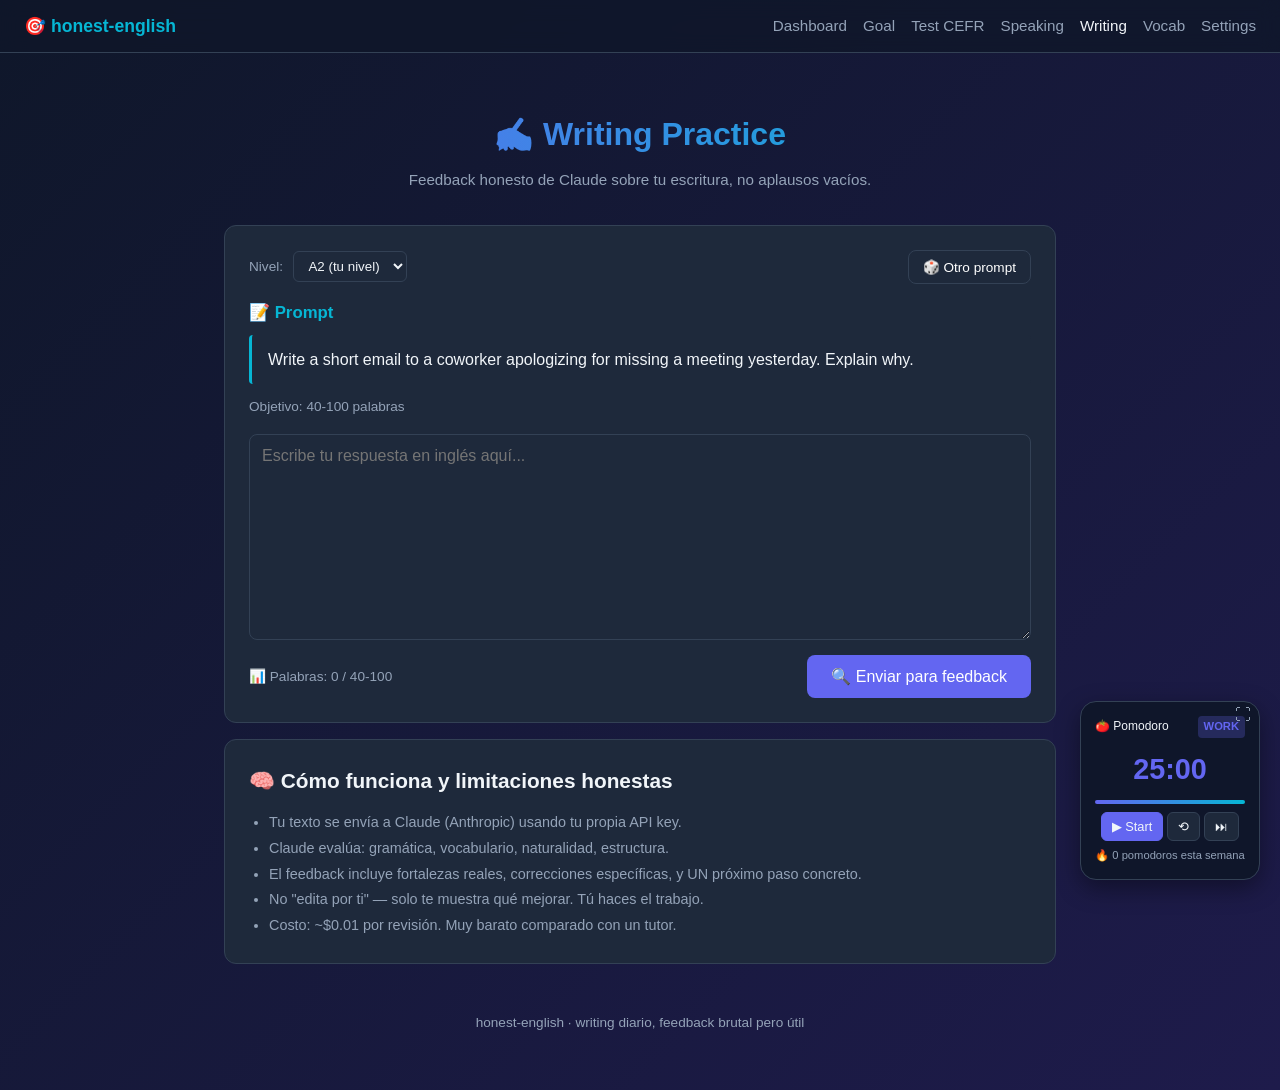
<file: writing.html>
<!DOCTYPE html>
<html lang="es">
<head>
<meta charset="UTF-8">
<meta name="viewport" content="width=device-width, initial-scale=1.0">
<title>honest-english · Writing Practice</title>
<link rel="stylesheet" href="styles.css">
</head>
<body>

<nav>
  <a class="brand" href="index.html">🎯 honest-english</a>
  <div class="links">
    <a href="index.html">Dashboard</a>
    <a href="goal.html">Goal</a>
    <a href="test.html">Test CEFR</a>
    <a href="speaking.html">Speaking</a>
    <a href="writing.html" class="active">Writing</a>
    <a href="vocab.html">Vocab</a>
    <a href="settings.html">Settings</a>
  </div>
</nav>

<div class="container">

<header>
  <h1>✍️ Writing Practice</h1>
  <p class="subtitle">Feedback honesto de Claude sobre tu escritura, no aplausos vacíos.</p>
</header>

<div class="card">
  <div style="display:flex; justify-content:space-between; align-items:center; flex-wrap:wrap; gap:12px; margin-bottom: 16px;">
    <div>
      <label for="w-level-select" style="color:var(--muted); font-size: 0.85rem;">Nivel:</label>
      <select id="w-level-select" onchange="loadRandomPrompt()" style="background:var(--bg-2); color:var(--text); border:1px solid var(--border); padding:6px 10px; border-radius:6px; margin-left:6px;"></select>
    </div>
    <button class="btn btn-secondary btn-small" onclick="loadRandomPrompt()">🎲 Otro prompt</button>
  </div>

  <h3>📝 Prompt</h3>
  <div class="question-context" id="w-prompt-text">Loading...</div>
  <p style="color: var(--muted); font-size: 0.85rem; margin: 8px 0 16px;">Objetivo: <span id="w-min-max"></span></p>

  <textarea id="w-textarea" rows="10" placeholder="Escribe tu respuesta en inglés aquí..."
    style="width:100%; background:var(--bg-2); color:var(--text); border:1px solid var(--border); border-radius:8px; padding:12px; font-family:inherit; font-size:1rem; resize:vertical;"></textarea>
  <div style="display:flex; justify-content:space-between; align-items:center; margin-top:8px; flex-wrap:wrap; gap:8px;">
    <span style="color: var(--muted); font-size: 0.85rem;">📊 Palabras: <span id="w-word-count">0</span></span>
    <button class="btn" id="w-submit-btn" onclick="submitForFeedback()">🔍 Enviar para feedback</button>
  </div>
</div>

<div class="card hidden" id="w-feedback"></div>

<div class="card">
  <h2>🧠 Cómo funciona y limitaciones honestas</h2>
  <ul style="margin-left: 20px; color: var(--muted); font-size: 0.9rem; line-height: 1.8;">
    <li>Tu texto se envía a Claude (Anthropic) usando tu propia API key.</li>
    <li>Claude evalúa: gramática, vocabulario, naturalidad, estructura.</li>
    <li>El feedback incluye fortalezas reales, correcciones específicas, y UN próximo paso concreto.</li>
    <li>No "edita por ti" — solo te muestra qué mejorar. Tú haces el trabajo.</li>
    <li>Costo: ~$0.01 por revisión. Muy barato comparado con un tutor.</li>
  </ul>
</div>

<footer>
  honest-english · writing diario, feedback brutal pero útil
</footer>

</div>

<script src="js/tracker.js"></script>
<script src="js/api.js"></script>
<script src="js/writing.js"></script>
<script src="js/pomodoro.js"></script>
</body>
</html>
</file>
<file: styles.css>
:root {
  --bg: #0f172a;
  --bg-2: #1e293b;
  --card: #1e293b;
  --border: #334155;
  --text: #f1f5f9;
  --muted: #94a3b8;
  --primary: #6366f1;
  --primary-hover: #4f46e5;
  --success: #10b981;
  --danger: #ef4444;
  --warning: #f59e0b;
  --accent: #06b6d4;
}
* { box-sizing: border-box; margin: 0; padding: 0; }
body {
  font-family: -apple-system, BlinkMacSystemFont, "Segoe UI", sans-serif;
  background: linear-gradient(135deg, #0f172a 0%, #1e1b4b 100%);
  color: var(--text);
  min-height: 100vh;
  line-height: 1.6;
}
.container { max-width: 880px; margin: 0 auto; padding: 24px; }

/* NAV */
nav {
  background: rgba(15, 23, 42, 0.8);
  backdrop-filter: blur(10px);
  border-bottom: 1px solid var(--border);
  padding: 12px 24px;
  position: sticky;
  top: 0;
  z-index: 100;
  display: flex;
  justify-content: space-between;
  align-items: center;
  flex-wrap: wrap;
  gap: 12px;
}
nav .brand { font-weight: 700; color: var(--accent); font-size: 1.1rem; text-decoration: none; }
nav .links { display: flex; gap: 16px; flex-wrap: wrap; }
nav .links a { color: var(--muted); text-decoration: none; font-size: 0.95rem; transition: color 0.15s; }
nav .links a:hover, nav .links a.active { color: var(--text); }
nav .streak { font-size: 0.85rem; color: var(--warning); }

header { text-align: center; padding: 32px 0 16px; }
h1 { font-size: 2rem; margin-bottom: 8px; background: linear-gradient(90deg, #6366f1, #06b6d4); -webkit-background-clip: text; -webkit-text-fill-color: transparent; }
.subtitle { color: var(--muted); font-size: 0.95rem; }

.card {
  background: var(--card);
  border: 1px solid var(--border);
  border-radius: 12px;
  padding: 24px;
  margin: 16px 0;
}
.card h2 { font-size: 1.3rem; margin-bottom: 12px; color: var(--text); }
.card h3 { font-size: 1.05rem; margin: 16px 0 8px; color: var(--accent); }

.btn {
  display: inline-block;
  background: var(--primary);
  color: white;
  border: none;
  padding: 12px 24px;
  border-radius: 8px;
  font-size: 1rem;
  cursor: pointer;
  transition: all 0.2s;
  text-decoration: none;
  font-weight: 500;
}
.btn:hover { background: var(--primary-hover); transform: translateY(-1px); }
.btn:disabled { opacity: 0.5; cursor: not-allowed; transform: none; }
.btn-secondary { background: var(--bg-2); border: 1px solid var(--border); }
.btn-secondary:hover { background: var(--border); }
.btn-small { padding: 8px 14px; font-size: 0.85rem; }
.btn-danger { background: var(--danger); }
.btn-success { background: var(--success); }
.active-mode { background: var(--primary); border-color: var(--primary); }

/* Tappable words in speaking prompts */
.prompt-word {
  cursor: pointer;
  border-radius: 4px;
  padding: 1px 3px;
  transition: background 0.15s;
}
.prompt-word:hover {
  background: rgba(99, 102, 241, 0.25);
}
.prompt-word:active {
  background: rgba(99, 102, 241, 0.5);
}

/* i18n based on user level — applied by adding lang-es / lang-bi / lang-en to body */
body.lang-es .i18n-en { display: none; }
body.lang-en .i18n-es { display: none; }
body.lang-bi .i18n-es { display: block; color: var(--muted); font-size: 0.82em; margin-top: 2px; font-style: italic; }
body.lang-bi label .i18n-es,
body.lang-bi h1 .i18n-es,
body.lang-bi h2 .i18n-es,
body.lang-bi h3 .i18n-es,
body.lang-bi p .i18n-es { display: inline; margin-left: 4px; }

.progress {
  background: var(--bg-2);
  height: 8px;
  border-radius: 4px;
  overflow: hidden;
  margin: 16px 0;
}
.progress-fill {
  height: 100%;
  background: linear-gradient(90deg, var(--primary), var(--accent));
  transition: width 0.3s;
}

.question { margin-bottom: 24px; }
.question-meta {
  font-size: 0.8rem;
  color: var(--muted);
  margin-bottom: 8px;
  display: flex;
  justify-content: space-between;
  align-items: center;
}
.level-badge {
  display: inline-block;
  background: var(--bg-2);
  border: 1px solid var(--border);
  padding: 2px 8px;
  border-radius: 4px;
  font-size: 0.75rem;
  font-weight: 600;
}
.question-text { font-size: 1.05rem; margin-bottom: 16px; }
.question-context {
  background: var(--bg-2);
  padding: 12px 16px;
  border-left: 3px solid var(--accent);
  border-radius: 4px;
  margin-bottom: 12px;
  color: var(--text);
}

.options { display: flex; flex-direction: column; gap: 8px; }
.option {
  background: var(--bg-2);
  border: 1px solid var(--border);
  padding: 12px 16px;
  border-radius: 8px;
  cursor: pointer;
  transition: all 0.15s;
  text-align: left;
  color: var(--text);
  font-size: 0.95rem;
}
.option:hover { border-color: var(--primary); background: #2a3548; }
.option.selected { border-color: var(--primary); background: #312e81; }

.self-rate { display: flex; gap: 8px; flex-wrap: wrap; }
.self-rate button {
  flex: 1;
  min-width: 90px;
  padding: 10px;
  background: var(--bg-2);
  border: 1px solid var(--border);
  border-radius: 8px;
  color: var(--text);
  cursor: pointer;
  font-size: 0.85rem;
}
.self-rate button.selected { border-color: var(--primary); background: #312e81; }

.listen-btn {
  background: var(--accent);
  color: #0f172a;
  border: none;
  padding: 10px 20px;
  border-radius: 8px;
  cursor: pointer;
  font-weight: 600;
  margin-bottom: 12px;
}
.listen-btn:hover { background: #0891b2; }

.nav-buttons { display: flex; justify-content: space-between; margin-top: 24px; gap: 12px; }

/* RESULTS */
.result-level {
  text-align: center;
  padding: 32px;
  background: linear-gradient(135deg, #312e81, #1e3a8a);
  border-radius: 12px;
  margin-bottom: 24px;
}
.result-level .big {
  font-size: 4rem;
  font-weight: 700;
  background: linear-gradient(90deg, #fbbf24, #fb923c);
  -webkit-background-clip: text;
  -webkit-text-fill-color: transparent;
}
.result-level .label { color: var(--muted); margin-top: 8px; }

.skill-bar { margin-bottom: 14px; }
.skill-bar-header { display: flex; justify-content: space-between; margin-bottom: 4px; font-size: 0.9rem; }
.skill-bar-bg { background: var(--bg-2); height: 12px; border-radius: 6px; overflow: hidden; }
.skill-bar-fill { height: 100%; background: linear-gradient(90deg, var(--primary), var(--accent)); }

.roadmap-step {
  padding: 12px;
  border-left: 3px solid var(--primary);
  background: var(--bg-2);
  border-radius: 0 8px 8px 0;
  margin-bottom: 10px;
}
.roadmap-step strong { color: var(--accent); }

/* RESOURCES */
.resource-grid { display: grid; grid-template-columns: repeat(auto-fit, minmax(220px, 1fr)); gap: 12px; }
.resource-card {
  background: var(--bg-2);
  border: 1px solid var(--border);
  border-radius: 8px;
  padding: 16px;
  text-decoration: none;
  color: var(--text);
  transition: all 0.2s;
  display: block;
}
.resource-card:hover { border-color: var(--primary); transform: translateY(-2px); }
.resource-card h4 { color: var(--accent); margin-bottom: 6px; }
.resource-card p { font-size: 0.85rem; color: var(--muted); }
.resource-card .tag {
  display: inline-block;
  background: var(--bg);
  padding: 2px 6px;
  border-radius: 4px;
  font-size: 0.7rem;
  margin-top: 8px;
  color: var(--accent);
}
.resource-card .priority {
  float: right;
  background: var(--primary);
  color: white;
  padding: 2px 8px;
  border-radius: 999px;
  font-size: 0.7rem;
  font-weight: 600;
}

/* STREAK / DASHBOARD */
.streak-card {
  background: linear-gradient(135deg, #7c2d12 0%, #b45309 100%);
  border-radius: 12px;
  padding: 20px;
  margin-bottom: 16px;
  text-align: center;
}
.streak-card.ok {
  background: linear-gradient(135deg, #065f46 0%, #047857 100%);
}
.streak-card.warning {
  background: linear-gradient(135deg, #7c2d12 0%, #991b1b 100%);
}
.streak-card .num { font-size: 3rem; font-weight: 700; }
.streak-card .label { font-size: 0.95rem; opacity: 0.9; }

.summary-grid {
  display: grid;
  grid-template-columns: repeat(auto-fit, minmax(140px, 1fr));
  gap: 12px;
  margin: 16px 0;
}
.stat-box {
  background: var(--bg-2);
  padding: 16px;
  border-radius: 8px;
  text-align: center;
}
.stat-box .num { font-size: 1.8rem; font-weight: 700; color: var(--accent); }
.stat-box .lab { font-size: 0.8rem; color: var(--muted); }

/* SPEAKING MODULE */
.speak-prompt {
  font-size: 1.6rem;
  text-align: center;
  padding: 32px 16px;
  background: var(--bg-2);
  border-radius: 12px;
  margin-bottom: 16px;
  line-height: 1.4;
}
.speak-translation {
  color: var(--muted);
  font-size: 0.9rem;
  text-align: center;
  font-style: italic;
  margin-bottom: 16px;
}
.speak-controls {
  display: flex;
  gap: 12px;
  justify-content: center;
  margin-bottom: 16px;
  flex-wrap: wrap;
}
.mic-btn {
  background: var(--danger);
  color: white;
  border: none;
  padding: 16px 32px;
  border-radius: 8px;
  font-size: 1rem;
  font-weight: 600;
  cursor: pointer;
  display: flex;
  align-items: center;
  gap: 8px;
}
.mic-btn.recording {
  background: #dc2626;
  animation: pulse 1.5s infinite;
}
@keyframes pulse {
  0%, 100% { transform: scale(1); }
  50% { transform: scale(1.05); }
}
.speak-result {
  background: var(--bg-2);
  padding: 16px;
  border-radius: 8px;
  margin-top: 16px;
}
.speak-result .transcript-word {
  display: inline-block;
  padding: 2px 6px;
  margin: 2px;
  border-radius: 4px;
  font-weight: 500;
}
.speak-result .transcript-word.ok { background: rgba(16, 185, 129, 0.25); color: #6ee7b7; }
.speak-result .transcript-word.bad { background: rgba(239, 68, 68, 0.25); color: #fca5a5; text-decoration: line-through; }
.speak-result .transcript-word.missing { background: rgba(245, 158, 11, 0.25); color: #fcd34d; }
.speak-score {
  text-align: center;
  font-size: 2.5rem;
  font-weight: 700;
  margin: 16px 0;
}
.speak-score.high { color: var(--success); }
.speak-score.mid { color: var(--warning); }
.speak-score.low { color: var(--danger); }

/* MISC */
.hidden { display: none !important; }
.feedback-badge {
  display: inline-block;
  padding: 4px 10px;
  border-radius: 4px;
  font-size: 0.85rem;
  font-weight: 600;
}
.feedback-badge.correct { background: rgba(16, 185, 129, 0.2); color: var(--success); }
.feedback-badge.incorrect { background: rgba(239, 68, 68, 0.2); color: var(--danger); }

.word-of-day {
  background: linear-gradient(135deg, #064e3b 0%, #134e4a 100%);
  border-radius: 12px;
  padding: 24px;
}
.word-of-day .word { font-size: 2rem; font-weight: 700; color: #fbbf24; }
.word-of-day .phonetic { color: var(--muted); font-style: italic; margin: 4px 0; }
.word-of-day .definition { margin: 12px 0; }
.word-of-day .example { color: var(--muted); font-style: italic; margin-top: 8px; }

footer { text-align:center; padding: 32px 0; color: var(--muted); font-size: 0.85rem; }

@media (max-width: 600px) {
  h1 { font-size: 1.5rem; }
  .container { padding: 16px; }
  .card { padding: 16px; }
  .speak-prompt { font-size: 1.2rem; padding: 20px 12px; }
  nav { flex-direction: column; align-items: stretch; }
  nav .links { justify-content: center; gap: 10px; font-size: 0.9rem; }

  /* Pomodoro widget smaller on phones */
  .pomo-widget {
    bottom: 12px !important;
    right: 12px !important;
    padding: 10px !important;
    min-width: 140px !important;
  }
  .pomo-widget .pomo-time { font-size: 1.4rem !important; }

  /* Stat boxes wider on small screens */
  .summary-grid { grid-template-columns: repeat(2, 1fr) !important; }

  /* Tables scroll horizontally on phone */
  table { font-size: 0.85rem; }
}
</file>
